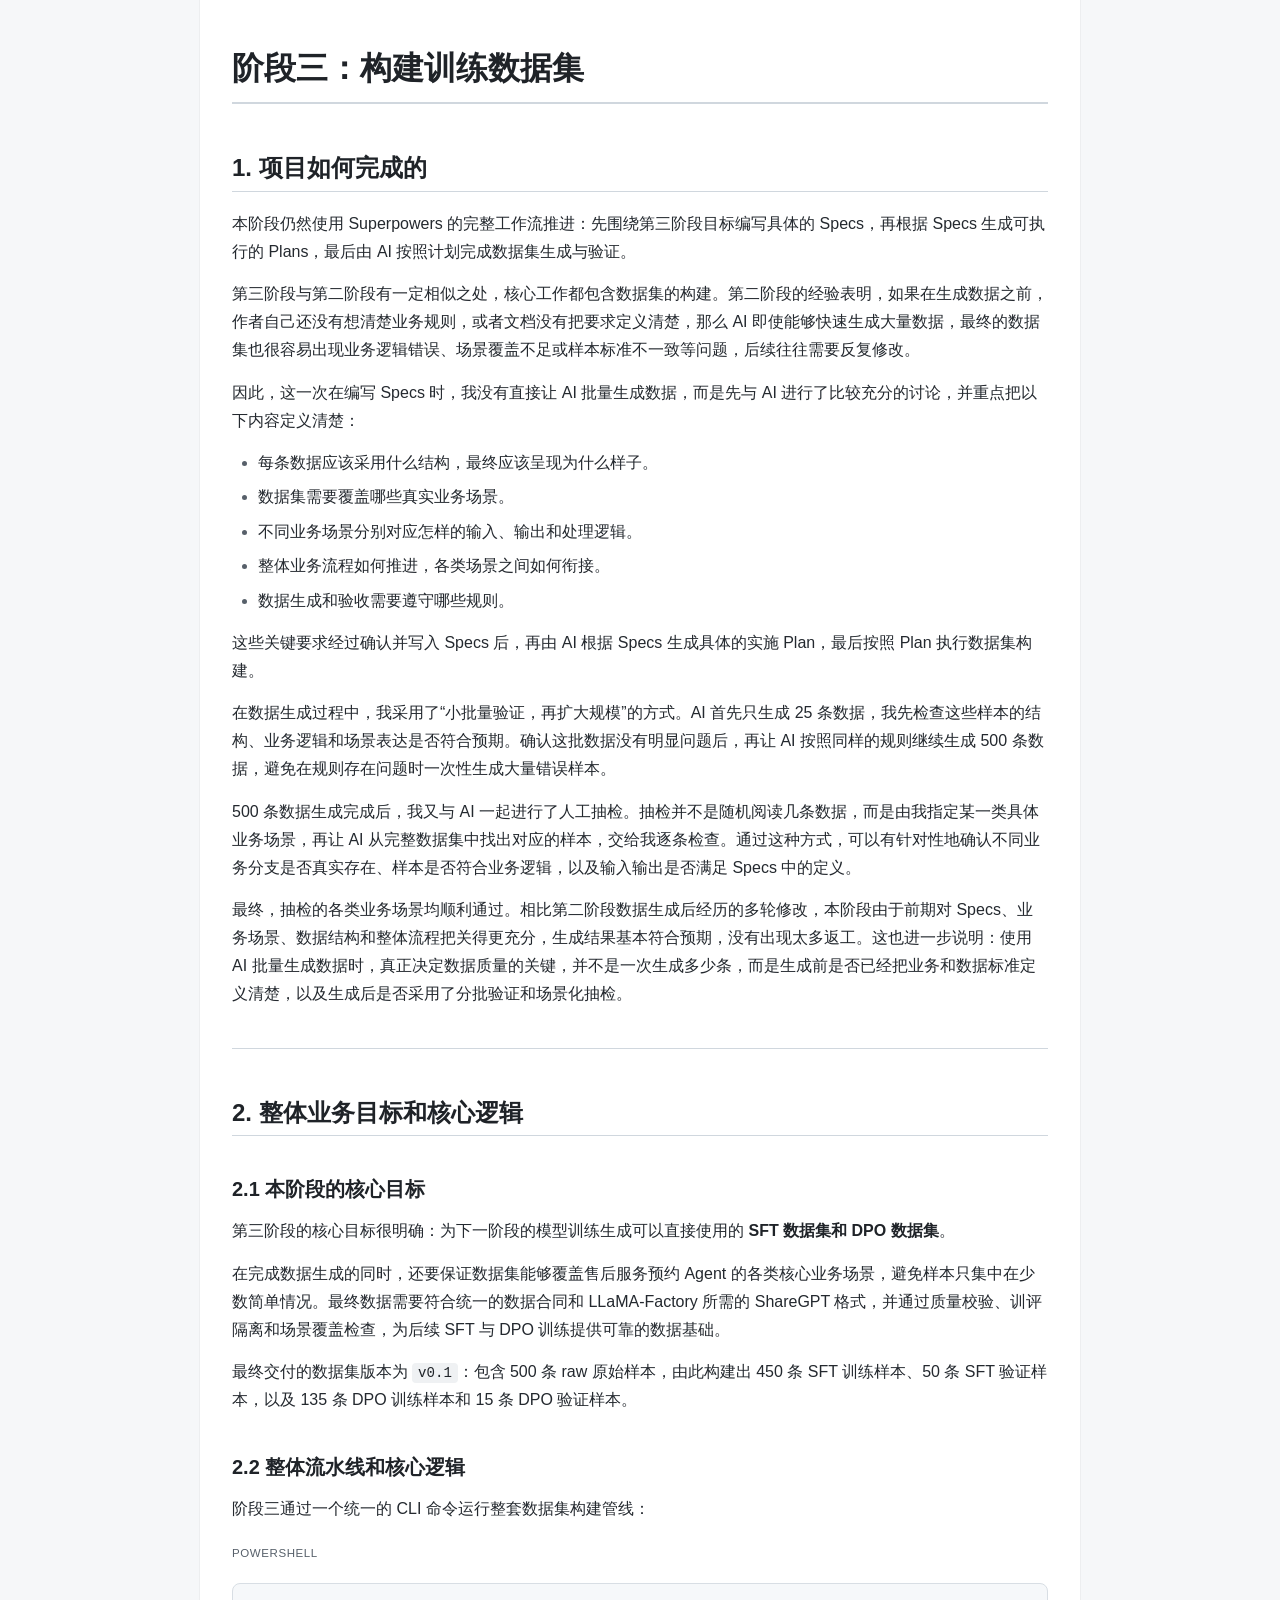
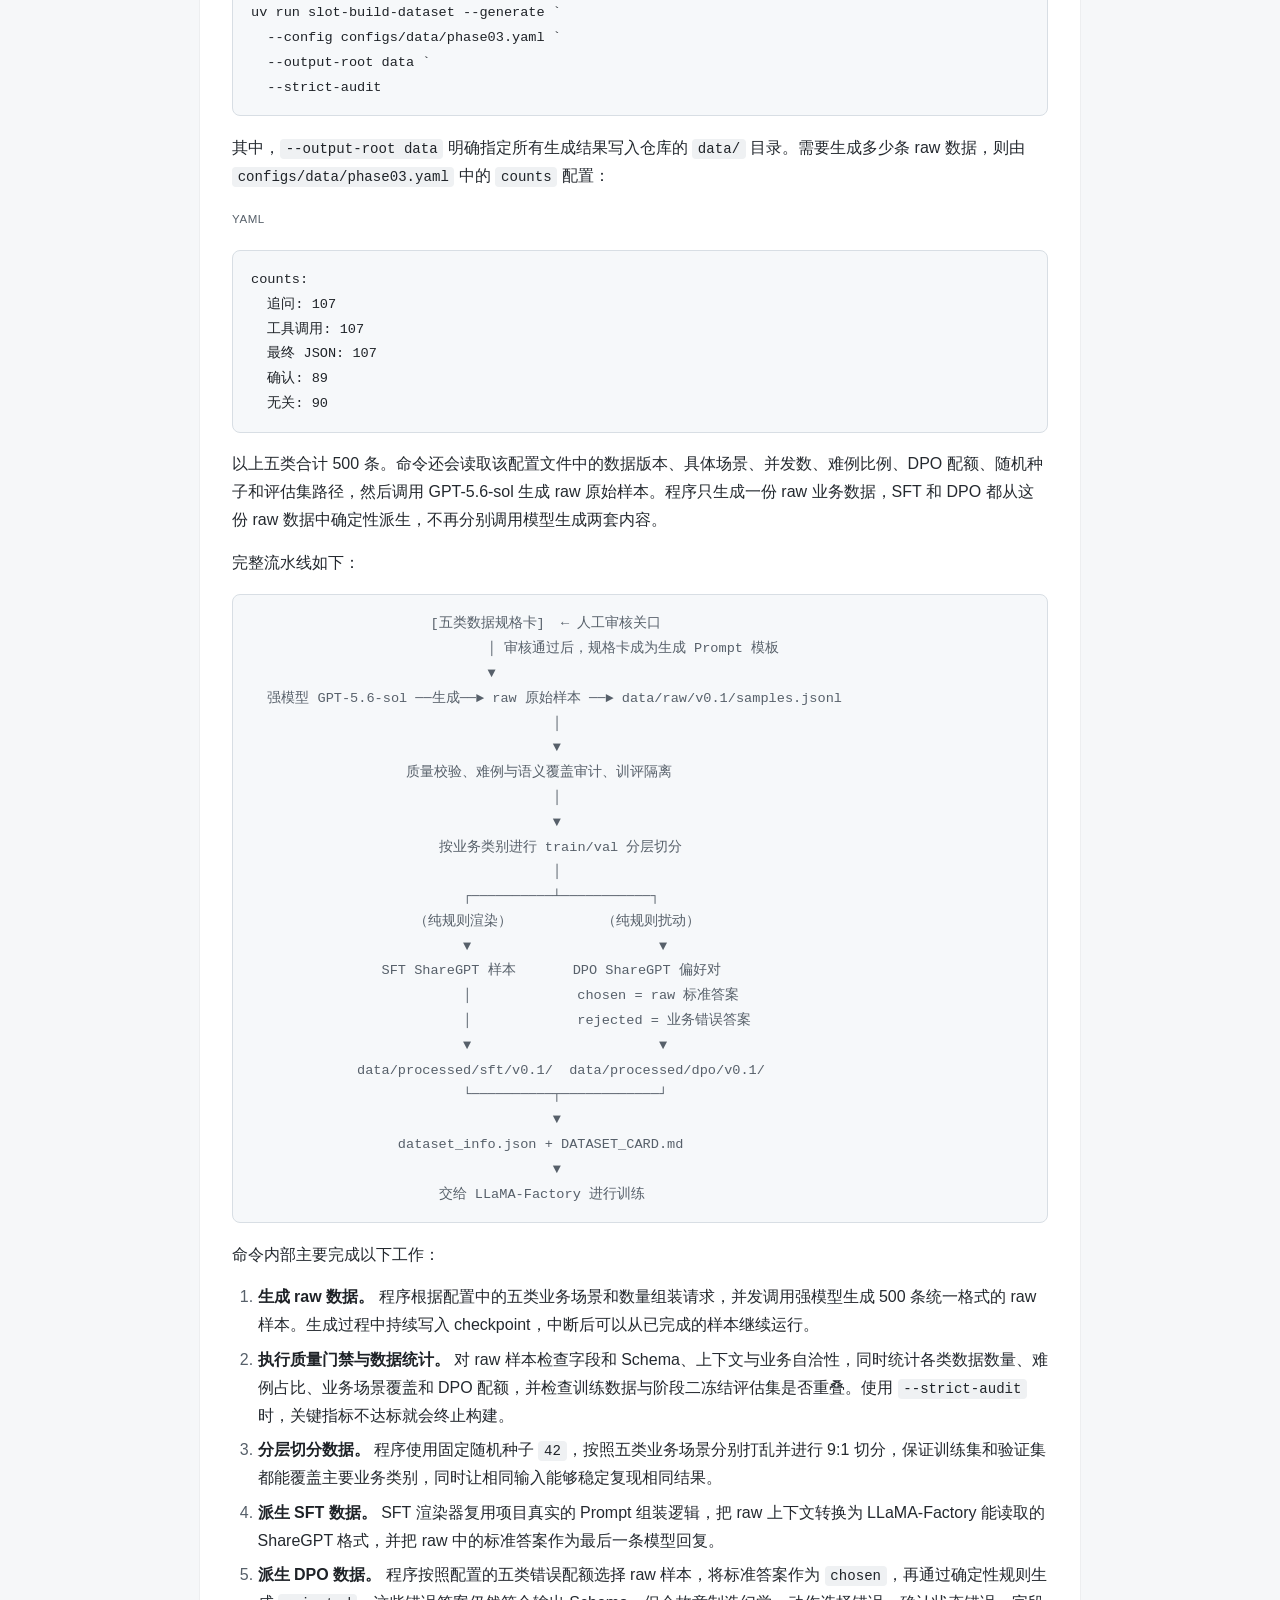
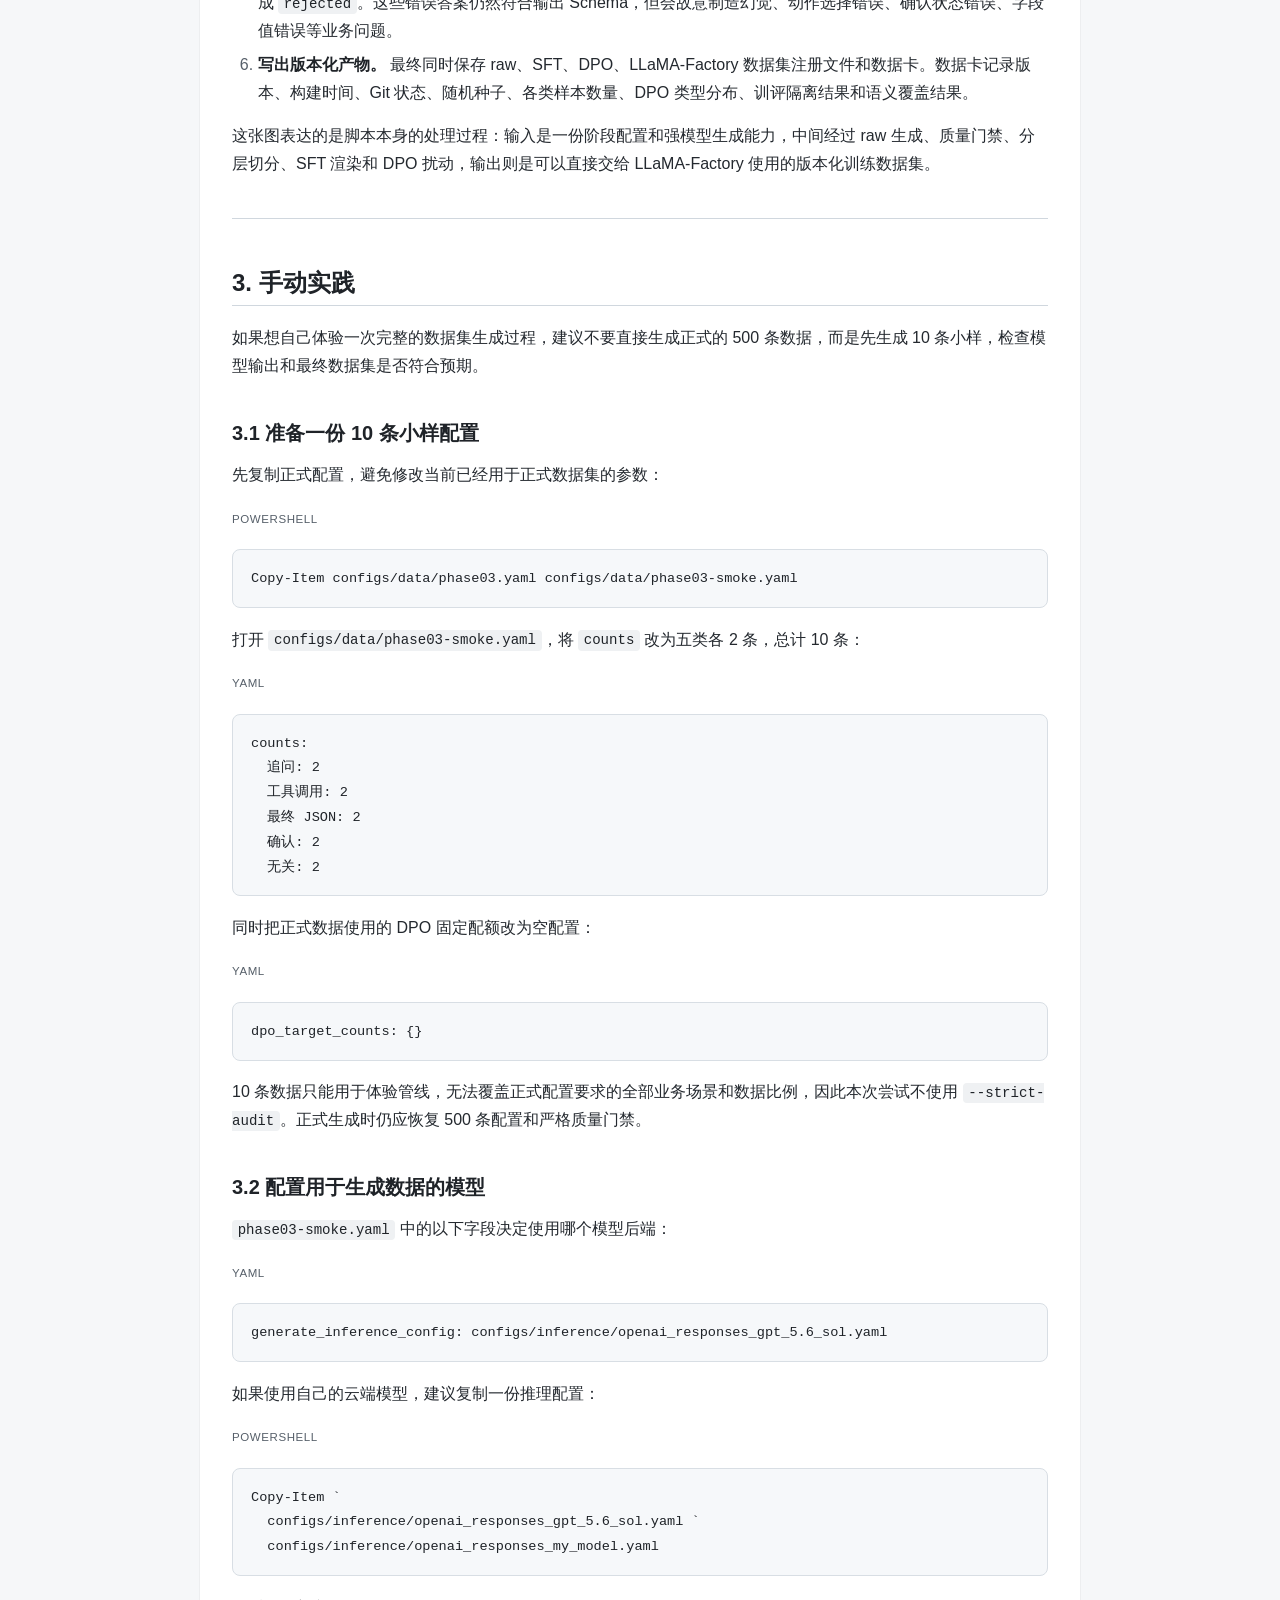
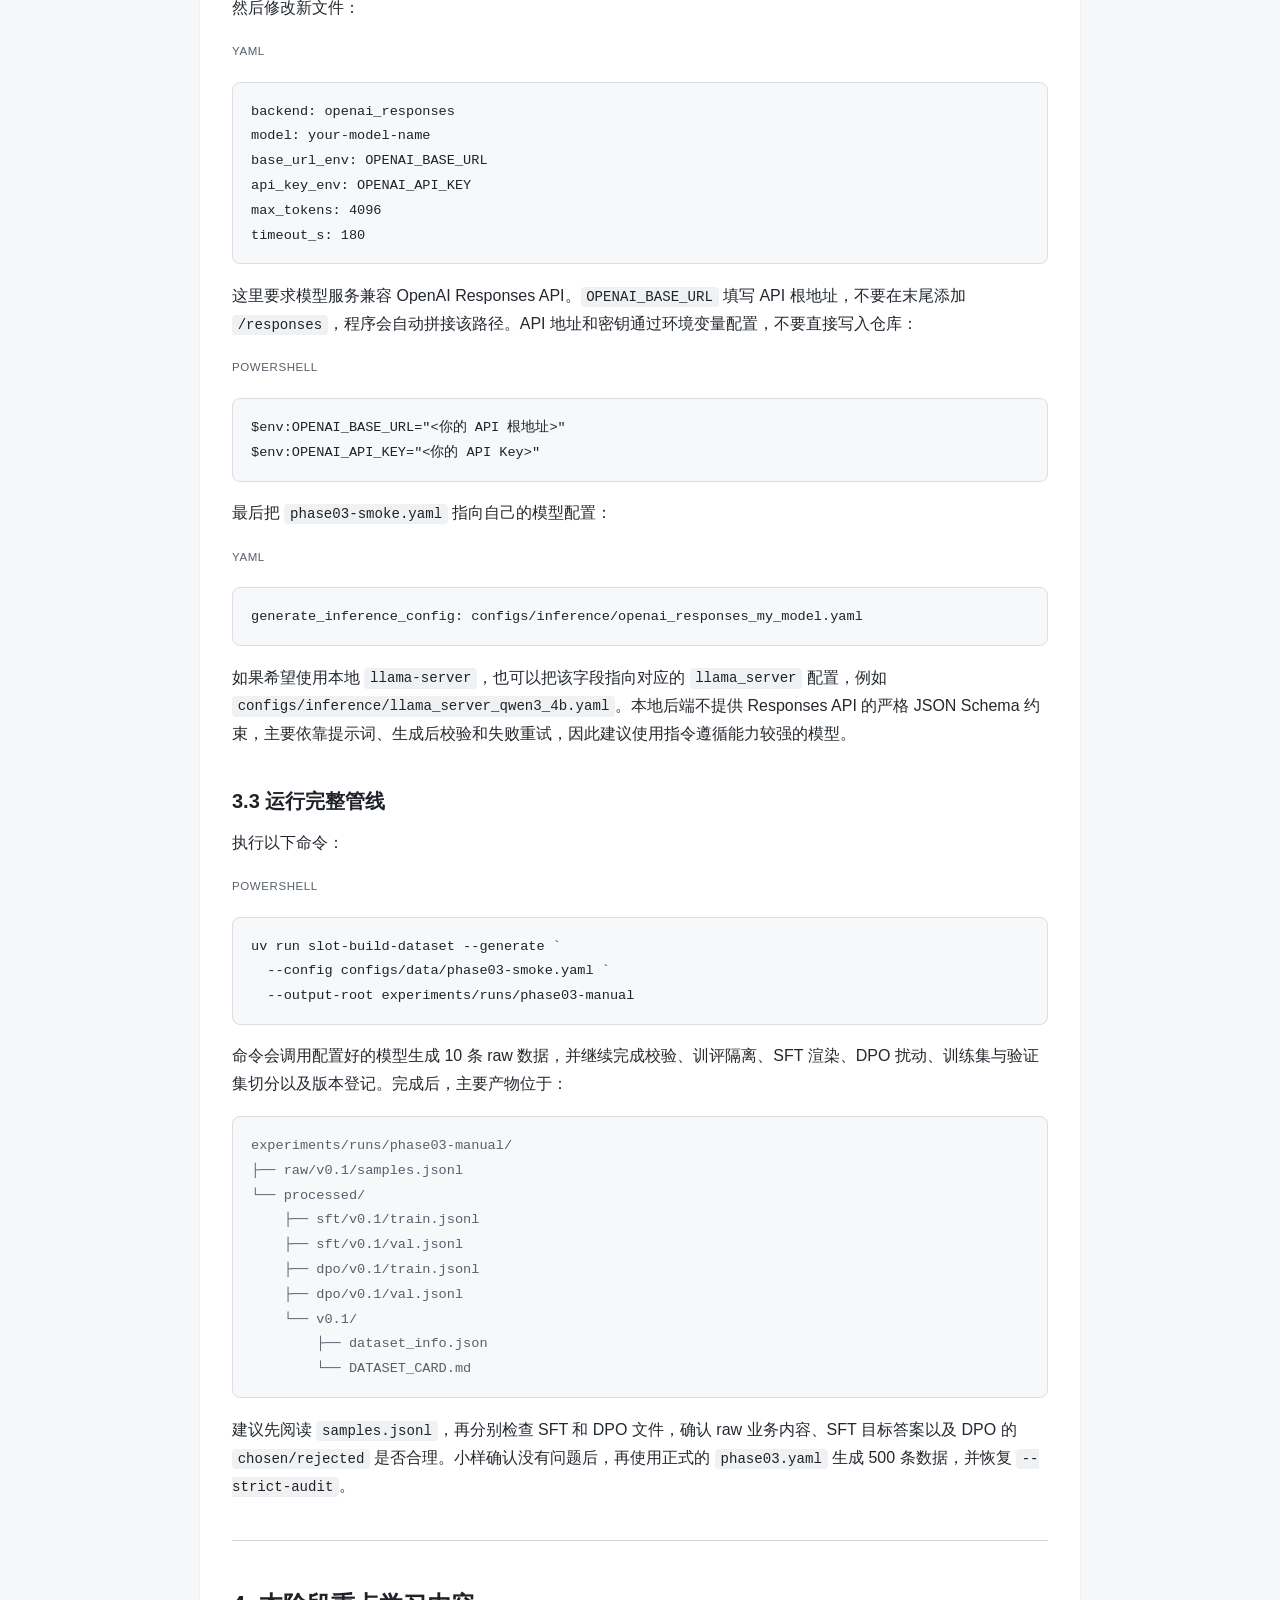
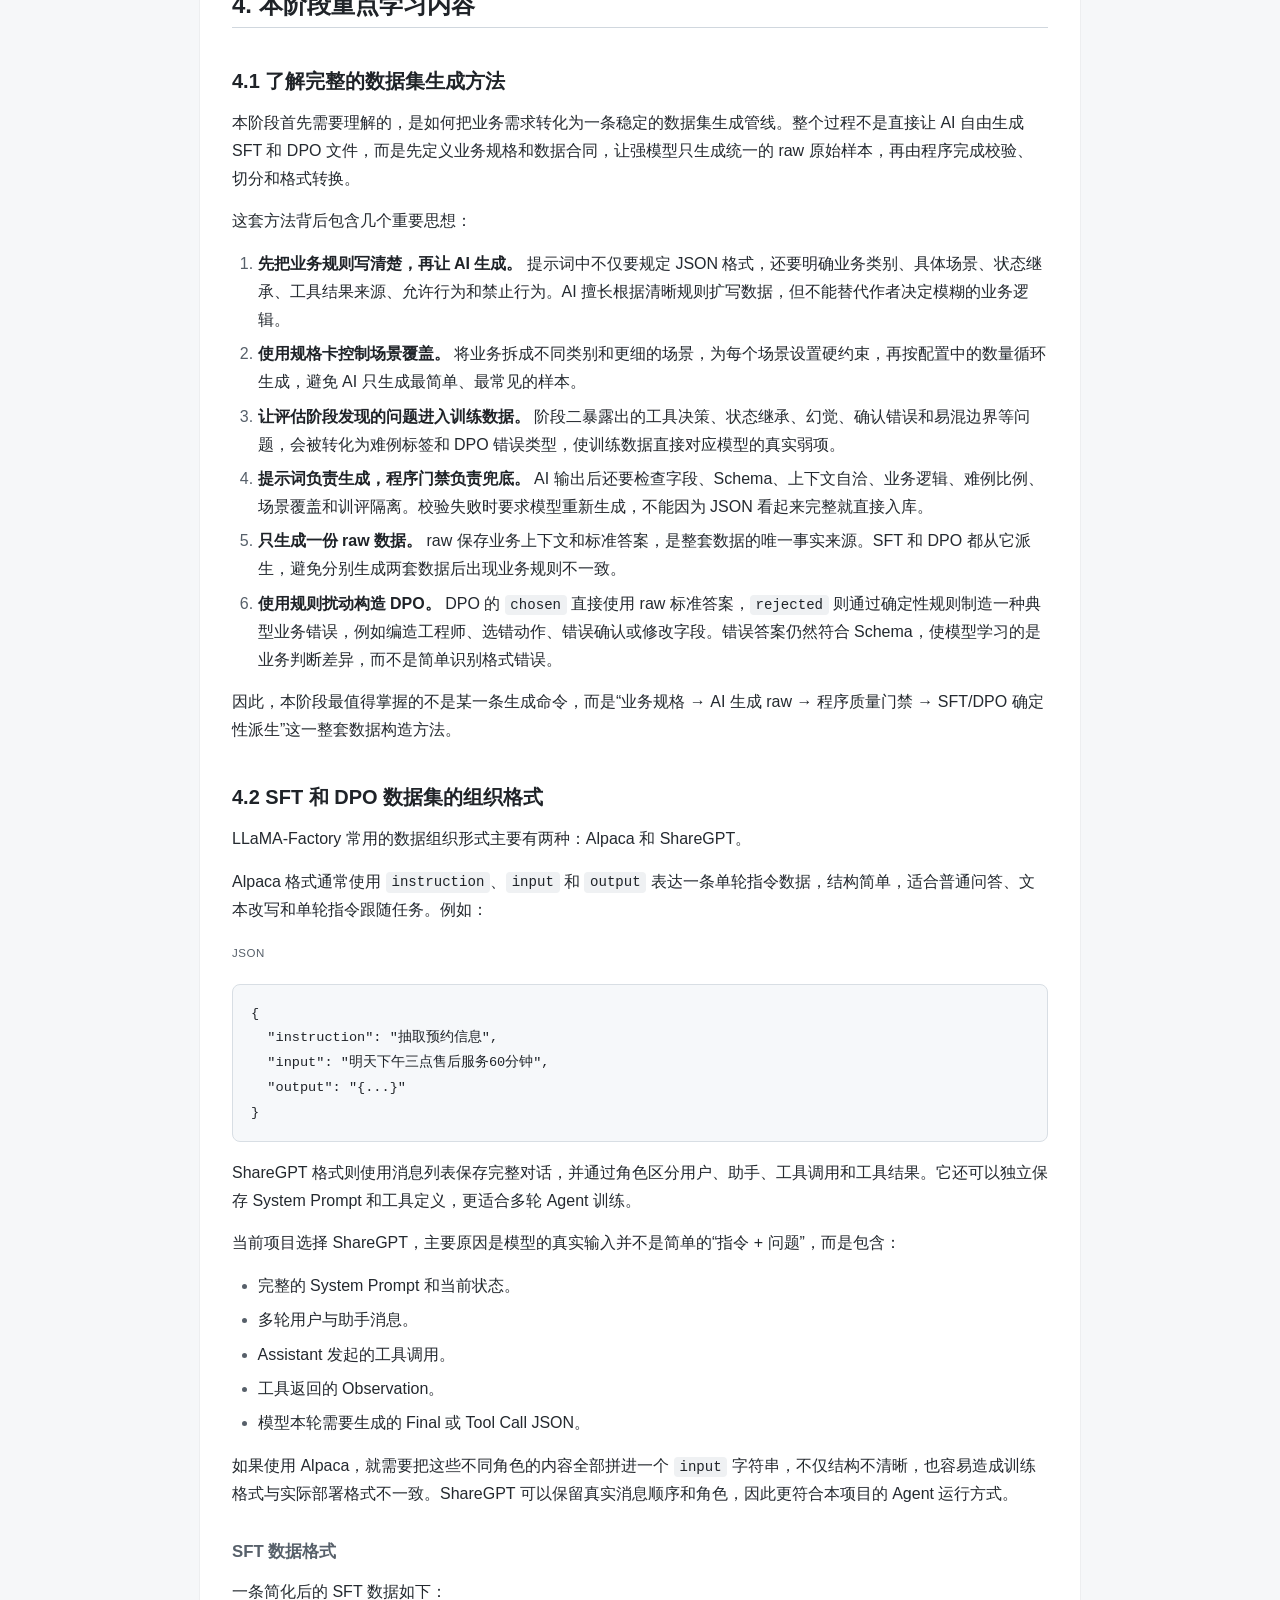
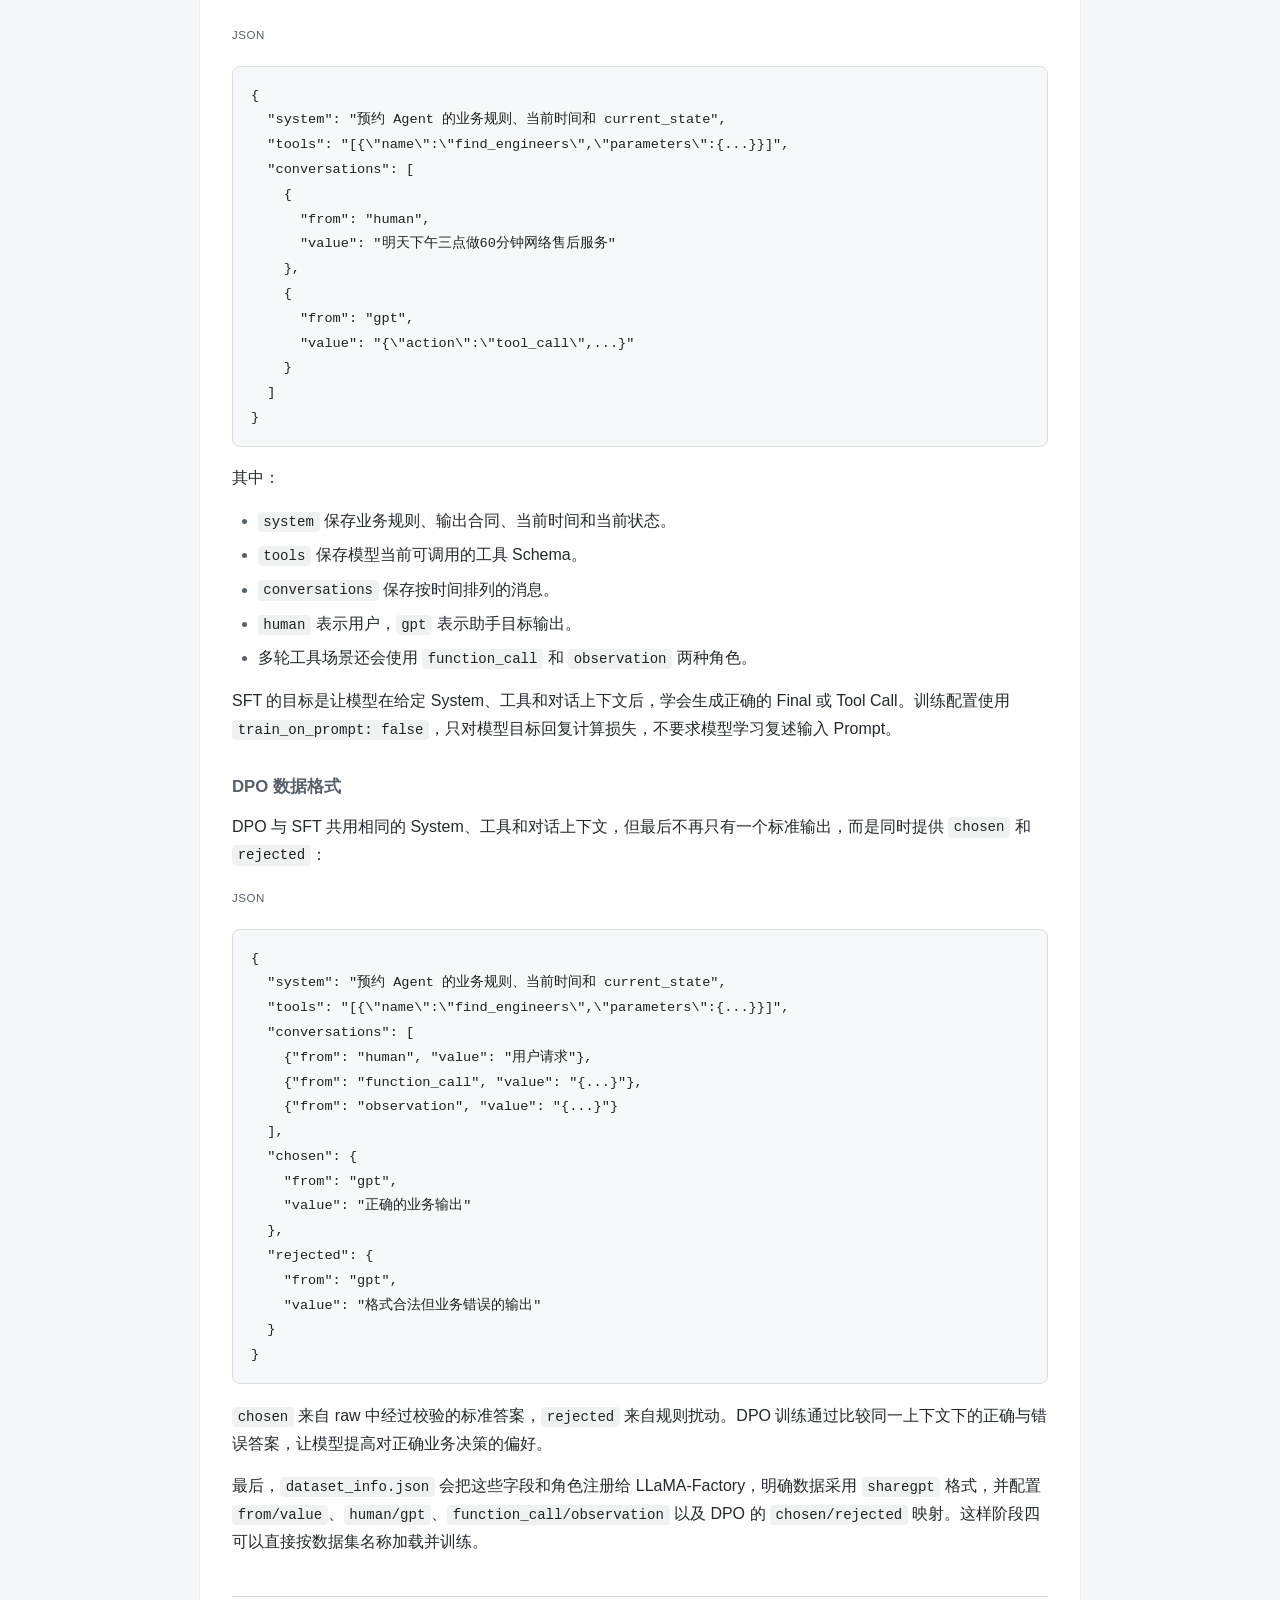
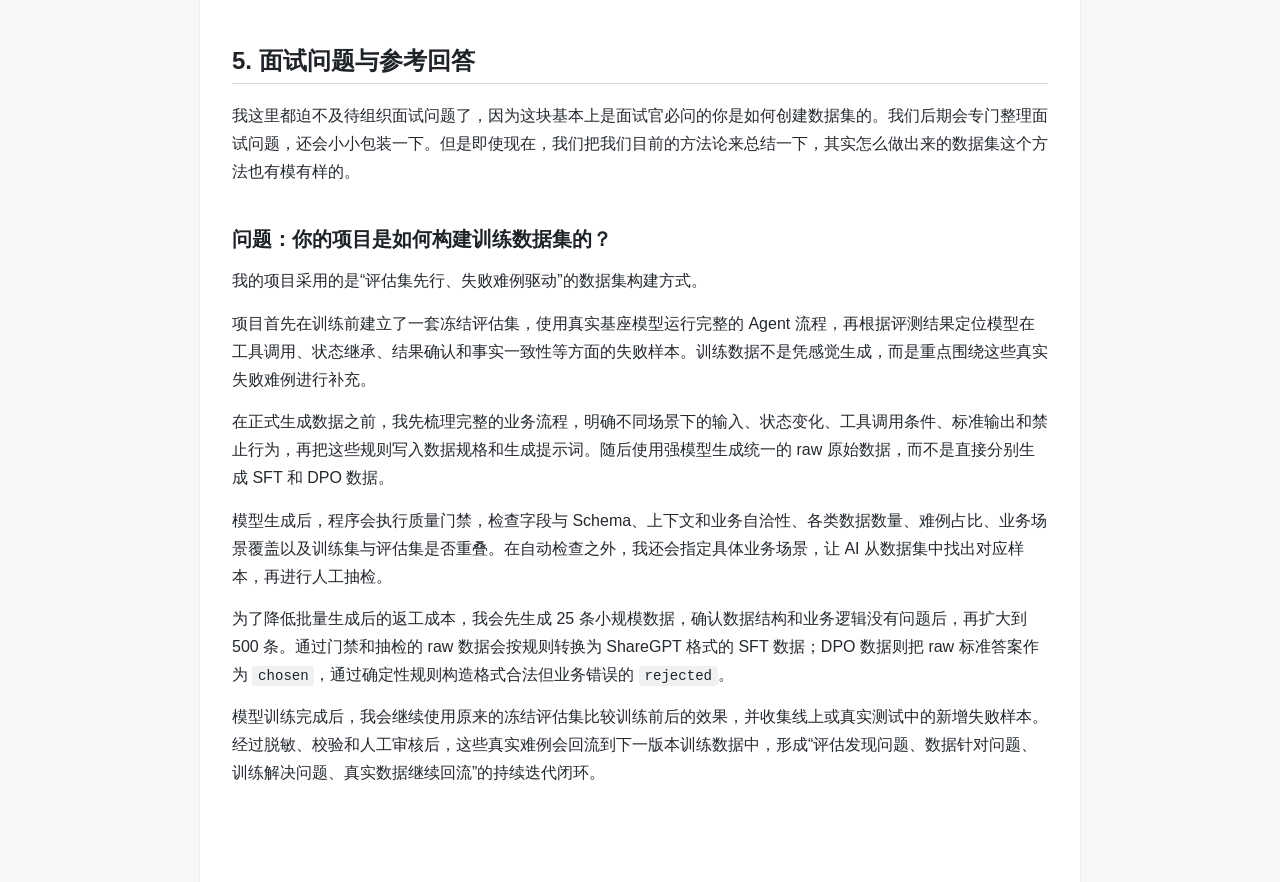
<file: packages/slot_extractor/project-log/phase-03-dataset/log.html>
<!DOCTYPE html>
<html lang="zh-CN">
<head>
<meta charset="UTF-8">
<meta name="viewport" content="width=device-width, initial-scale=1.0">
<title>阶段三：构建训练数据集</title>
<style>
  :root {
    --bg: #f6f7f9;
    --content-bg: #ffffff;
    --text: #24292f;
    --muted: #57606a;
    --border: #d0d7de;
    --heading: #1f2328;
    --accent: #0969da;
    --code-bg: #f6f8fa;
    --code-text: #1f2328;
    --inline-code-bg: #eff1f3;
    --pre-border: #d8dee4;
  }
  * { box-sizing: border-box; }
  body {
    margin: 0;
    padding: 0;
    background: var(--bg);
    color: var(--text);
    font-family: -apple-system, BlinkMacSystemFont, "Segoe UI", "PingFang SC",
      "Hiragino Sans GB", "Microsoft YaHei", "Helvetica Neue", Arial, sans-serif;
    line-height: 1.75;
    font-size: 16px;
  }
  .container {
    max-width: 880px;
    margin: 0 auto;
    padding: 48px 32px 80px;
    background: var(--content-bg);
    min-height: 100vh;
    box-shadow: 0 0 0 1px rgba(27, 31, 36, 0.04);
  }
  h1, h2, h3, h4 {
    color: var(--heading);
    line-height: 1.3;
    font-weight: 600;
    margin-top: 2em;
    margin-bottom: 0.75em;
  }
  h1 {
    font-size: 2em;
    margin-top: 0;
    padding-bottom: 0.4em;
    border-bottom: 2px solid var(--border);
  }
  h2 {
    font-size: 1.5em;
    padding-bottom: 0.3em;
    border-bottom: 1px solid var(--border);
  }
  h3 { font-size: 1.25em; }
  h4 { font-size: 1.05em; color: var(--muted); }
  p { margin: 0.9em 0; }
  ul, ol { padding-left: 1.6em; margin: 0.9em 0; }
  li { margin: 0.4em 0; }
  li::marker { color: var(--muted); }
  strong { color: var(--heading); font-weight: 600; }
  hr {
    border: none;
    border-top: 1px solid var(--border);
    margin: 2.5em 0;
  }
  code {
    font-family: "SFMono-Regular", "Consolas", "Liberation Mono", Menlo, monospace;
    font-size: 0.88em;
  }
  p code, li code {
    background: var(--inline-code-bg);
    padding: 0.15em 0.4em;
    border-radius: 4px;
    color: var(--code-text);
  }
  pre {
    background: var(--code-bg);
    border: 1px solid var(--pre-border);
    border-radius: 8px;
    padding: 16px 18px;
    overflow-x: auto;
    line-height: 1.55;
    margin: 1.1em 0;
  }
  pre code {
    background: none;
    padding: 0;
    color: var(--code-text);
    font-size: 0.85em;
    white-space: pre;
  }
  pre.text-block code { color: var(--muted); }
  .lang-tag {
    display: inline-block;
    font-size: 0.72em;
    color: var(--muted);
    text-transform: uppercase;
    letter-spacing: 0.05em;
    margin-bottom: -4px;
  }
</style>
</head>
<body>
<div class="container">

<h1>阶段三：构建训练数据集</h1>

<h2>1. 项目如何完成的</h2>

<p>本阶段仍然使用 Superpowers 的完整工作流推进：先围绕第三阶段目标编写具体的 Specs，再根据 Specs 生成可执行的 Plans，最后由 AI 按照计划完成数据集生成与验证。</p>

<p>第三阶段与第二阶段有一定相似之处，核心工作都包含数据集的构建。第二阶段的经验表明，如果在生成数据之前，作者自己还没有想清楚业务规则，或者文档没有把要求定义清楚，那么 AI 即使能够快速生成大量数据，最终的数据集也很容易出现业务逻辑错误、场景覆盖不足或样本标准不一致等问题，后续往往需要反复修改。</p>

<p>因此，这一次在编写 Specs 时，我没有直接让 AI 批量生成数据，而是先与 AI 进行了比较充分的讨论，并重点把以下内容定义清楚：</p>

<ul>
  <li>每条数据应该采用什么结构，最终应该呈现为什么样子。</li>
  <li>数据集需要覆盖哪些真实业务场景。</li>
  <li>不同业务场景分别对应怎样的输入、输出和处理逻辑。</li>
  <li>整体业务流程如何推进，各类场景之间如何衔接。</li>
  <li>数据生成和验收需要遵守哪些规则。</li>
</ul>

<p>这些关键要求经过确认并写入 Specs 后，再由 AI 根据 Specs 生成具体的实施 Plan，最后按照 Plan 执行数据集构建。</p>

<p>在数据生成过程中，我采用了“小批量验证，再扩大规模”的方式。AI 首先只生成 25 条数据，我先检查这些样本的结构、业务逻辑和场景表达是否符合预期。确认这批数据没有明显问题后，再让 AI 按照同样的规则继续生成 500 条数据，避免在规则存在问题时一次性生成大量错误样本。</p>

<p>500 条数据生成完成后，我又与 AI 一起进行了人工抽检。抽检并不是随机阅读几条数据，而是由我指定某一类具体业务场景，再让 AI 从完整数据集中找出对应的样本，交给我逐条检查。通过这种方式，可以有针对性地确认不同业务分支是否真实存在、样本是否符合业务逻辑，以及输入输出是否满足 Specs 中的定义。</p>

<p>最终，抽检的各类业务场景均顺利通过。相比第二阶段数据生成后经历的多轮修改，本阶段由于前期对 Specs、业务场景、数据结构和整体流程把关得更充分，生成结果基本符合预期，没有出现太多返工。这也进一步说明：使用 AI 批量生成数据时，真正决定数据质量的关键，并不是一次生成多少条，而是生成前是否已经把业务和数据标准定义清楚，以及生成后是否采用了分批验证和场景化抽检。</p>

<hr>

<h2>2. 整体业务目标和核心逻辑</h2>

<h3>2.1 本阶段的核心目标</h3>

<p>第三阶段的核心目标很明确：为下一阶段的模型训练生成可以直接使用的 <strong>SFT 数据集和 DPO 数据集</strong>。</p>

<p>在完成数据生成的同时，还要保证数据集能够覆盖售后服务预约 Agent 的各类核心业务场景，避免样本只集中在少数简单情况。最终数据需要符合统一的数据合同和 LLaMA-Factory 所需的 ShareGPT 格式，并通过质量校验、训评隔离和场景覆盖检查，为后续 SFT 与 DPO 训练提供可靠的数据基础。</p>

<p>最终交付的数据集版本为 <code>v0.1</code>：包含 500 条 raw 原始样本，由此构建出 450 条 SFT 训练样本、50 条 SFT 验证样本，以及 135 条 DPO 训练样本和 15 条 DPO 验证样本。</p>

<h3>2.2 整体流水线和核心逻辑</h3>

<p>阶段三通过一个统一的 CLI 命令运行整套数据集构建管线：</p>

<span class="lang-tag">powershell</span>
<pre><code>uv run slot-build-dataset --generate `
  --config configs/data/phase03.yaml `
  --output-root data `
  --strict-audit</code></pre>

<p>其中，<code>--output-root data</code> 明确指定所有生成结果写入仓库的 <code>data/</code> 目录。需要生成多少条 raw 数据，则由 <code>configs/data/phase03.yaml</code> 中的 <code>counts</code> 配置：</p>

<span class="lang-tag">yaml</span>
<pre><code>counts:
  追问: 107
  工具调用: 107
  最终 JSON: 107
  确认: 89
  无关: 90</code></pre>

<p>以上五类合计 500 条。命令还会读取该配置文件中的数据版本、具体场景、并发数、难例比例、DPO 配额、随机种子和评估集路径，然后调用 GPT-5.6-sol 生成 raw 原始样本。程序只生成一份 raw 业务数据，SFT 和 DPO 都从这份 raw 数据中确定性派生，不再分别调用模型生成两套内容。</p>

<p>完整流水线如下：</p>

<pre class="text-block"><code>                      [五类数据规格卡]  ← 人工审核关口
                             │ 审核通过后，规格卡成为生成 Prompt 模板
                             ▼
  强模型 GPT-5.6-sol ──生成──► raw 原始样本 ──► data/raw/v0.1/samples.jsonl
                                     │
                                     ▼
                   质量校验、难例与语义覆盖审计、训评隔离
                                     │
                                     ▼
                       按业务类别进行 train/val 分层切分
                                     │
                          ┌──────────┴───────────┐
                    （纯规则渲染）           （纯规则扰动）
                          ▼                       ▼
                SFT ShareGPT 样本       DPO ShareGPT 偏好对
                          │             chosen = raw 标准答案
                          │             rejected = 业务错误答案
                          ▼                       ▼
             data/processed/sft/v0.1/  data/processed/dpo/v0.1/
                          └──────────┬────────────┘
                                     ▼
                  dataset_info.json + DATASET_CARD.md
                                     ▼
                       交给 LLaMA-Factory 进行训练</code></pre>

<p>命令内部主要完成以下工作：</p>

<ol>
  <li><strong>生成 raw 数据。</strong> 程序根据配置中的五类业务场景和数量组装请求，并发调用强模型生成 500 条统一格式的 raw 样本。生成过程中持续写入 checkpoint，中断后可以从已完成的样本继续运行。</li>
  <li><strong>执行质量门禁与数据统计。</strong> 对 raw 样本检查字段和 Schema、上下文与业务自洽性，同时统计各类数据数量、难例占比、业务场景覆盖和 DPO 配额，并检查训练数据与阶段二冻结评估集是否重叠。使用 <code>--strict-audit</code> 时，关键指标不达标就会终止构建。</li>
  <li><strong>分层切分数据。</strong> 程序使用固定随机种子 <code>42</code>，按照五类业务场景分别打乱并进行 9:1 切分，保证训练集和验证集都能覆盖主要业务类别，同时让相同输入能够稳定复现相同结果。</li>
  <li><strong>派生 SFT 数据。</strong> SFT 渲染器复用项目真实的 Prompt 组装逻辑，把 raw 上下文转换为 LLaMA-Factory 能读取的 ShareGPT 格式，并把 raw 中的标准答案作为最后一条模型回复。</li>
  <li><strong>派生 DPO 数据。</strong> 程序按照配置的五类错误配额选择 raw 样本，将标准答案作为 <code>chosen</code>，再通过确定性规则生成 <code>rejected</code>。这些错误答案仍然符合输出 Schema，但会故意制造幻觉、动作选择错误、确认状态错误、字段值错误等业务问题。</li>
  <li><strong>写出版本化产物。</strong> 最终同时保存 raw、SFT、DPO、LLaMA-Factory 数据集注册文件和数据卡。数据卡记录版本、构建时间、Git 状态、随机种子、各类样本数量、DPO 类型分布、训评隔离结果和语义覆盖结果。</li>
</ol>

<p>这张图表达的是脚本本身的处理过程：输入是一份阶段配置和强模型生成能力，中间经过 raw 生成、质量门禁、分层切分、SFT 渲染和 DPO 扰动，输出则是可以直接交给 LLaMA-Factory 使用的版本化训练数据集。</p>

<hr>

<h2>3. 手动实践</h2>

<p>如果想自己体验一次完整的数据集生成过程，建议不要直接生成正式的 500 条数据，而是先生成 10 条小样，检查模型输出和最终数据集是否符合预期。</p>

<h3>3.1 准备一份 10 条小样配置</h3>

<p>先复制正式配置，避免修改当前已经用于正式数据集的参数：</p>

<span class="lang-tag">powershell</span>
<pre><code>Copy-Item configs/data/phase03.yaml configs/data/phase03-smoke.yaml</code></pre>

<p>打开 <code>configs/data/phase03-smoke.yaml</code>，将 <code>counts</code> 改为五类各 2 条，总计 10 条：</p>

<span class="lang-tag">yaml</span>
<pre><code>counts:
  追问: 2
  工具调用: 2
  最终 JSON: 2
  确认: 2
  无关: 2</code></pre>

<p>同时把正式数据使用的 DPO 固定配额改为空配置：</p>

<span class="lang-tag">yaml</span>
<pre><code>dpo_target_counts: {}</code></pre>

<p>10 条数据只能用于体验管线，无法覆盖正式配置要求的全部业务场景和数据比例，因此本次尝试不使用 <code>--strict-audit</code>。正式生成时仍应恢复 500 条配置和严格质量门禁。</p>

<h3>3.2 配置用于生成数据的模型</h3>

<p><code>phase03-smoke.yaml</code> 中的以下字段决定使用哪个模型后端：</p>

<span class="lang-tag">yaml</span>
<pre><code>generate_inference_config: configs/inference/openai_responses_gpt_5.6_sol.yaml</code></pre>

<p>如果使用自己的云端模型，建议复制一份推理配置：</p>

<span class="lang-tag">powershell</span>
<pre><code>Copy-Item `
  configs/inference/openai_responses_gpt_5.6_sol.yaml `
  configs/inference/openai_responses_my_model.yaml</code></pre>

<p>然后修改新文件：</p>

<span class="lang-tag">yaml</span>
<pre><code>backend: openai_responses
model: your-model-name
base_url_env: OPENAI_BASE_URL
api_key_env: OPENAI_API_KEY
max_tokens: 4096
timeout_s: 180</code></pre>

<p>这里要求模型服务兼容 OpenAI Responses API。<code>OPENAI_BASE_URL</code> 填写 API 根地址，不要在末尾添加 <code>/responses</code>，程序会自动拼接该路径。API 地址和密钥通过环境变量配置，不要直接写入仓库：</p>

<span class="lang-tag">powershell</span>
<pre><code>$env:OPENAI_BASE_URL="&lt;你的 API 根地址&gt;"
$env:OPENAI_API_KEY="&lt;你的 API Key&gt;"</code></pre>

<p>最后把 <code>phase03-smoke.yaml</code> 指向自己的模型配置：</p>

<span class="lang-tag">yaml</span>
<pre><code>generate_inference_config: configs/inference/openai_responses_my_model.yaml</code></pre>

<p>如果希望使用本地 <code>llama-server</code>，也可以把该字段指向对应的 <code>llama_server</code> 配置，例如 <code>configs/inference/llama_server_qwen3_4b.yaml</code>。本地后端不提供 Responses API 的严格 JSON Schema 约束，主要依靠提示词、生成后校验和失败重试，因此建议使用指令遵循能力较强的模型。</p>

<h3>3.3 运行完整管线</h3>

<p>执行以下命令：</p>

<span class="lang-tag">powershell</span>
<pre><code>uv run slot-build-dataset --generate `
  --config configs/data/phase03-smoke.yaml `
  --output-root experiments/runs/phase03-manual</code></pre>

<p>命令会调用配置好的模型生成 10 条 raw 数据，并继续完成校验、训评隔离、SFT 渲染、DPO 扰动、训练集与验证集切分以及版本登记。完成后，主要产物位于：</p>

<pre class="text-block"><code>experiments/runs/phase03-manual/
├── raw/v0.1/samples.jsonl
└── processed/
    ├── sft/v0.1/train.jsonl
    ├── sft/v0.1/val.jsonl
    ├── dpo/v0.1/train.jsonl
    ├── dpo/v0.1/val.jsonl
    └── v0.1/
        ├── dataset_info.json
        └── DATASET_CARD.md</code></pre>

<p>建议先阅读 <code>samples.jsonl</code>，再分别检查 SFT 和 DPO 文件，确认 raw 业务内容、SFT 目标答案以及 DPO 的 <code>chosen/rejected</code> 是否合理。小样确认没有问题后，再使用正式的 <code>phase03.yaml</code> 生成 500 条数据，并恢复 <code>--strict-audit</code>。</p>

<hr>

<h2>4. 本阶段重点学习内容</h2>

<h3>4.1 了解完整的数据集生成方法</h3>

<p>本阶段首先需要理解的，是如何把业务需求转化为一条稳定的数据集生成管线。整个过程不是直接让 AI 自由生成 SFT 和 DPO 文件，而是先定义业务规格和数据合同，让强模型只生成统一的 raw 原始样本，再由程序完成校验、切分和格式转换。</p>

<p>这套方法背后包含几个重要思想：</p>

<ol>
  <li><strong>先把业务规则写清楚，再让 AI 生成。</strong> 提示词中不仅要规定 JSON 格式，还要明确业务类别、具体场景、状态继承、工具结果来源、允许行为和禁止行为。AI 擅长根据清晰规则扩写数据，但不能替代作者决定模糊的业务逻辑。</li>
  <li><strong>使用规格卡控制场景覆盖。</strong> 将业务拆成不同类别和更细的场景，为每个场景设置硬约束，再按配置中的数量循环生成，避免 AI 只生成最简单、最常见的样本。</li>
  <li><strong>让评估阶段发现的问题进入训练数据。</strong> 阶段二暴露出的工具决策、状态继承、幻觉、确认错误和易混边界等问题，会被转化为难例标签和 DPO 错误类型，使训练数据直接对应模型的真实弱项。</li>
  <li><strong>提示词负责生成，程序门禁负责兜底。</strong> AI 输出后还要检查字段、Schema、上下文自洽、业务逻辑、难例比例、场景覆盖和训评隔离。校验失败时要求模型重新生成，不能因为 JSON 看起来完整就直接入库。</li>
  <li><strong>只生成一份 raw 数据。</strong> raw 保存业务上下文和标准答案，是整套数据的唯一事实来源。SFT 和 DPO 都从它派生，避免分别生成两套数据后出现业务规则不一致。</li>
  <li><strong>使用规则扰动构造 DPO。</strong> DPO 的 <code>chosen</code> 直接使用 raw 标准答案，<code>rejected</code> 则通过确定性规则制造一种典型业务错误，例如编造工程师、选错动作、错误确认或修改字段。错误答案仍然符合 Schema，使模型学习的是业务判断差异，而不是简单识别格式错误。</li>
</ol>

<p>因此，本阶段最值得掌握的不是某一条生成命令，而是“业务规格 → AI 生成 raw → 程序质量门禁 → SFT/DPO 确定性派生”这一整套数据构造方法。</p>

<h3>4.2 SFT 和 DPO 数据集的组织格式</h3>

<p>LLaMA-Factory 常用的数据组织形式主要有两种：Alpaca 和 ShareGPT。</p>

<p>Alpaca 格式通常使用 <code>instruction</code>、<code>input</code> 和 <code>output</code> 表达一条单轮指令数据，结构简单，适合普通问答、文本改写和单轮指令跟随任务。例如：</p>

<span class="lang-tag">json</span>
<pre><code>{
  "instruction": "抽取预约信息",
  "input": "明天下午三点售后服务60分钟",
  "output": "{...}"
}</code></pre>

<p>ShareGPT 格式则使用消息列表保存完整对话，并通过角色区分用户、助手、工具调用和工具结果。它还可以独立保存 System Prompt 和工具定义，更适合多轮 Agent 训练。</p>

<p>当前项目选择 ShareGPT，主要原因是模型的真实输入并不是简单的“指令 + 问题”，而是包含：</p>

<ul>
  <li>完整的 System Prompt 和当前状态。</li>
  <li>多轮用户与助手消息。</li>
  <li>Assistant 发起的工具调用。</li>
  <li>工具返回的 Observation。</li>
  <li>模型本轮需要生成的 Final 或 Tool Call JSON。</li>
</ul>

<p>如果使用 Alpaca，就需要把这些不同角色的内容全部拼进一个 <code>input</code> 字符串，不仅结构不清晰，也容易造成训练格式与实际部署格式不一致。ShareGPT 可以保留真实消息顺序和角色，因此更符合本项目的 Agent 运行方式。</p>

<h4>SFT 数据格式</h4>

<p>一条简化后的 SFT 数据如下：</p>

<span class="lang-tag">json</span>
<pre><code>{
  "system": "预约 Agent 的业务规则、当前时间和 current_state",
  "tools": "[{\"name\":\"find_engineers\",\"parameters\":{...}}]",
  "conversations": [
    {
      "from": "human",
      "value": "明天下午三点做60分钟网络售后服务"
    },
    {
      "from": "gpt",
      "value": "{\"action\":\"tool_call\",...}"
    }
  ]
}</code></pre>

<p>其中：</p>

<ul>
  <li><code>system</code> 保存业务规则、输出合同、当前时间和当前状态。</li>
  <li><code>tools</code> 保存模型当前可调用的工具 Schema。</li>
  <li><code>conversations</code> 保存按时间排列的消息。</li>
  <li><code>human</code> 表示用户，<code>gpt</code> 表示助手目标输出。</li>
  <li>多轮工具场景还会使用 <code>function_call</code> 和 <code>observation</code> 两种角色。</li>
</ul>

<p>SFT 的目标是让模型在给定 System、工具和对话上下文后，学会生成正确的 Final 或 Tool Call。训练配置使用 <code>train_on_prompt: false</code>，只对模型目标回复计算损失，不要求模型学习复述输入 Prompt。</p>

<h4>DPO 数据格式</h4>

<p>DPO 与 SFT 共用相同的 System、工具和对话上下文，但最后不再只有一个标准输出，而是同时提供 <code>chosen</code> 和 <code>rejected</code>：</p>

<span class="lang-tag">json</span>
<pre><code>{
  "system": "预约 Agent 的业务规则、当前时间和 current_state",
  "tools": "[{\"name\":\"find_engineers\",\"parameters\":{...}}]",
  "conversations": [
    {"from": "human", "value": "用户请求"},
    {"from": "function_call", "value": "{...}"},
    {"from": "observation", "value": "{...}"}
  ],
  "chosen": {
    "from": "gpt",
    "value": "正确的业务输出"
  },
  "rejected": {
    "from": "gpt",
    "value": "格式合法但业务错误的输出"
  }
}</code></pre>

<p><code>chosen</code> 来自 raw 中经过校验的标准答案，<code>rejected</code> 来自规则扰动。DPO 训练通过比较同一上下文下的正确与错误答案，让模型提高对正确业务决策的偏好。</p>

<p>最后，<code>dataset_info.json</code> 会把这些字段和角色注册给 LLaMA-Factory，明确数据采用 <code>sharegpt</code> 格式，并配置 <code>from/value</code>、<code>human/gpt</code>、<code>function_call/observation</code> 以及 DPO 的 <code>chosen/rejected</code> 映射。这样阶段四可以直接按数据集名称加载并训练。</p>

<hr>

<h2>5. 面试问题与参考回答</h2>

<p>我这里都迫不及待组织面试问题了，因为这块基本上是面试官必问的你是如何创建数据集的。我们后期会专门整理面试问题，还会小小包装一下。但是即使现在，我们把我们目前的方法论来总结一下，其实怎么做出来的数据集这个方法也有模有样的。</p>

<h3>问题：你的项目是如何构建训练数据集的？</h3>

<p>我的项目采用的是“评估集先行、失败难例驱动”的数据集构建方式。</p>

<p>项目首先在训练前建立了一套冻结评估集，使用真实基座模型运行完整的 Agent 流程，再根据评测结果定位模型在工具调用、状态继承、结果确认和事实一致性等方面的失败样本。训练数据不是凭感觉生成，而是重点围绕这些真实失败难例进行补充。</p>

<p>在正式生成数据之前，我先梳理完整的业务流程，明确不同场景下的输入、状态变化、工具调用条件、标准输出和禁止行为，再把这些规则写入数据规格和生成提示词。随后使用强模型生成统一的 raw 原始数据，而不是直接分别生成 SFT 和 DPO 数据。</p>

<p>模型生成后，程序会执行质量门禁，检查字段与 Schema、上下文和业务自洽性、各类数据数量、难例占比、业务场景覆盖以及训练集与评估集是否重叠。在自动检查之外，我还会指定具体业务场景，让 AI 从数据集中找出对应样本，再进行人工抽检。</p>

<p>为了降低批量生成后的返工成本，我会先生成 25 条小规模数据，确认数据结构和业务逻辑没有问题后，再扩大到 500 条。通过门禁和抽检的 raw 数据会按规则转换为 ShareGPT 格式的 SFT 数据；DPO 数据则把 raw 标准答案作为 <code>chosen</code>，通过确定性规则构造格式合法但业务错误的 <code>rejected</code>。</p>

<p>模型训练完成后，我会继续使用原来的冻结评估集比较训练前后的效果，并收集线上或真实测试中的新增失败样本。经过脱敏、校验和人工审核后，这些真实难例会回流到下一版本训练数据中，形成“评估发现问题、数据针对问题、训练解决问题、真实数据继续回流”的持续迭代闭环。</p>

</div>
</body>
</html>
</file>
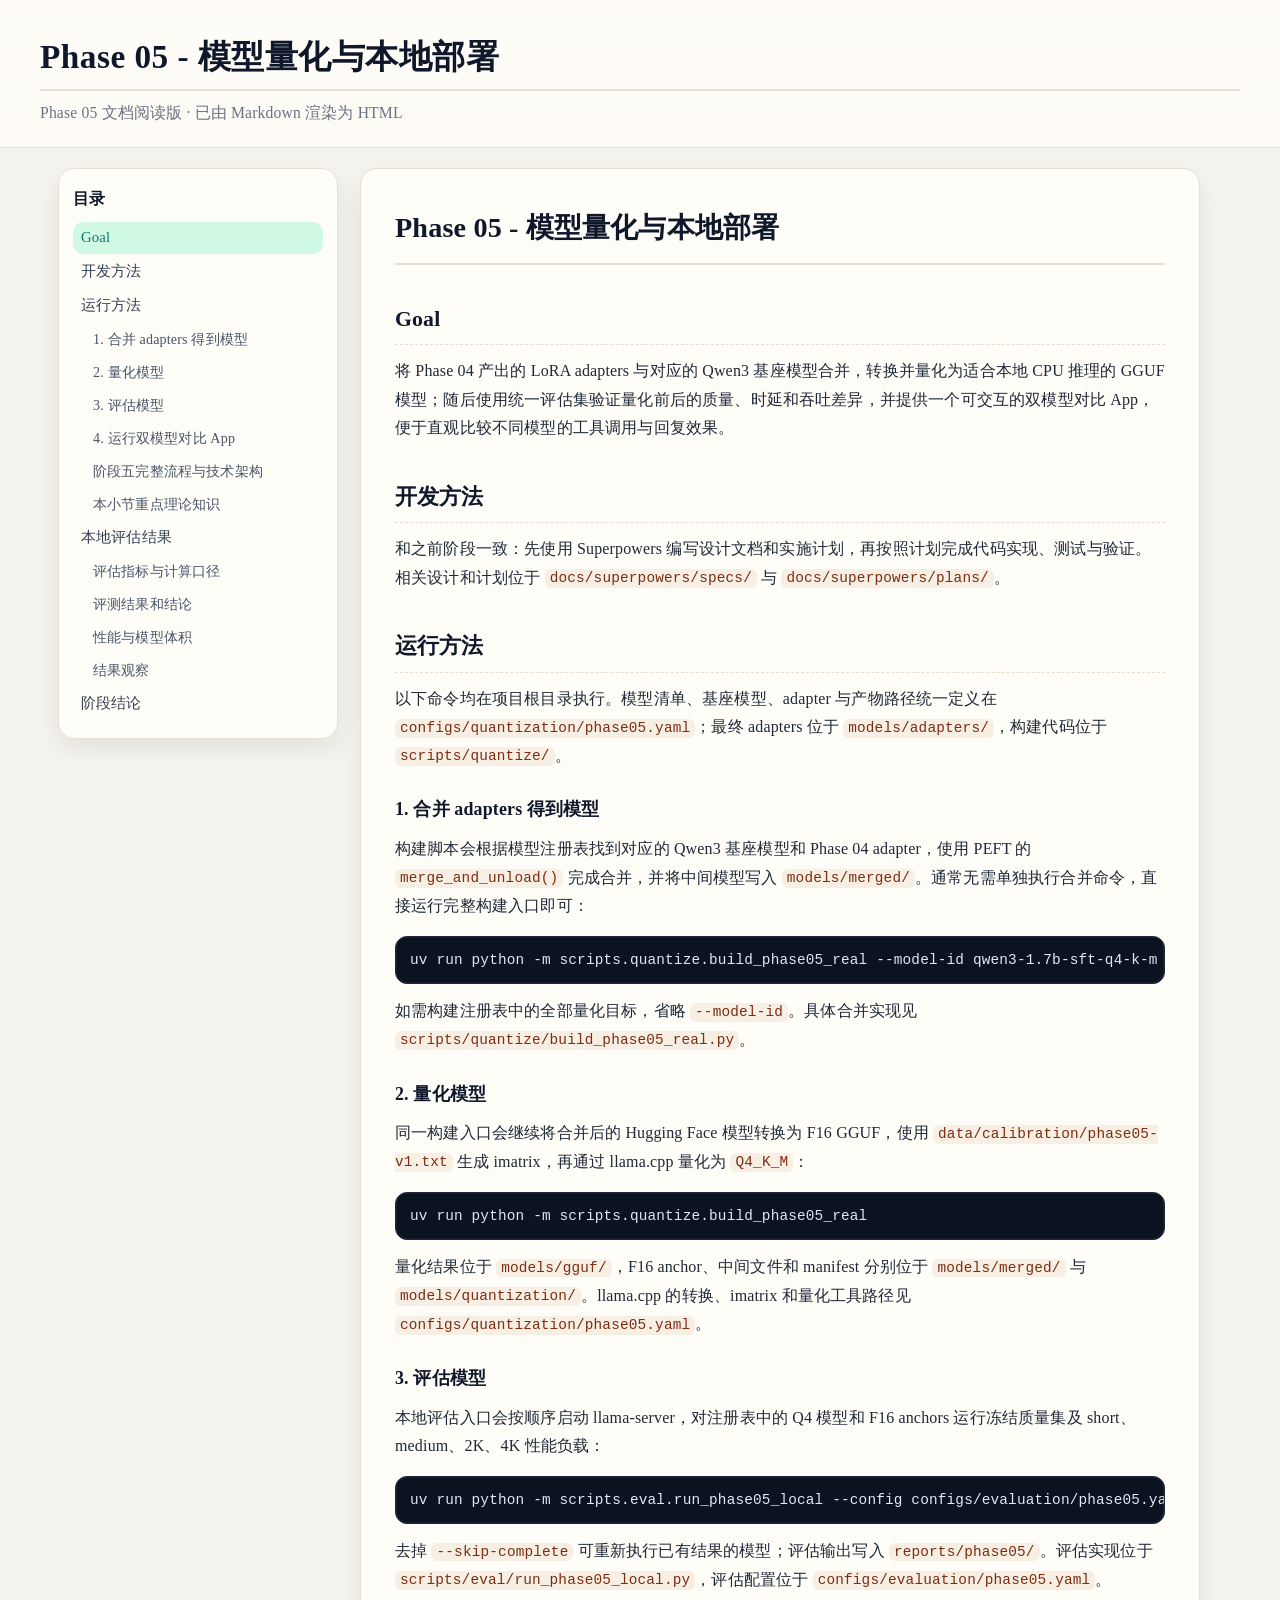
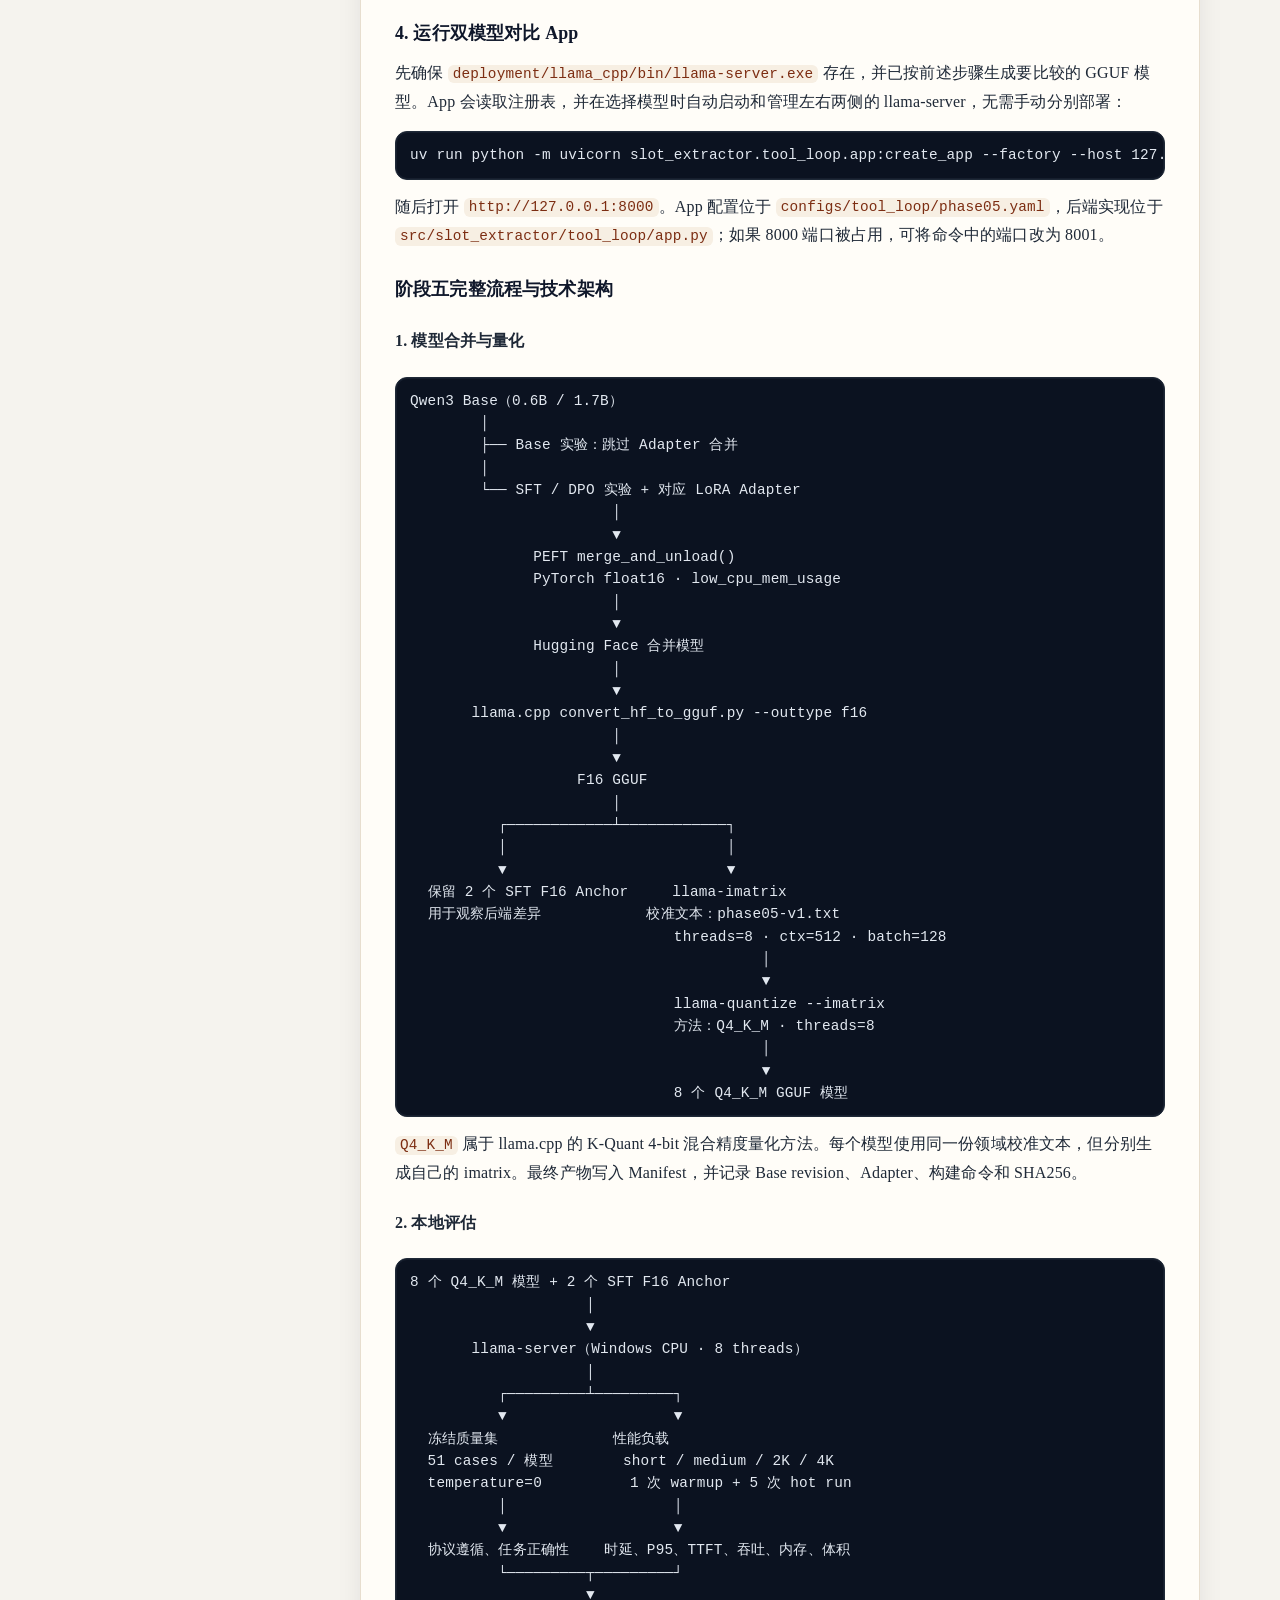
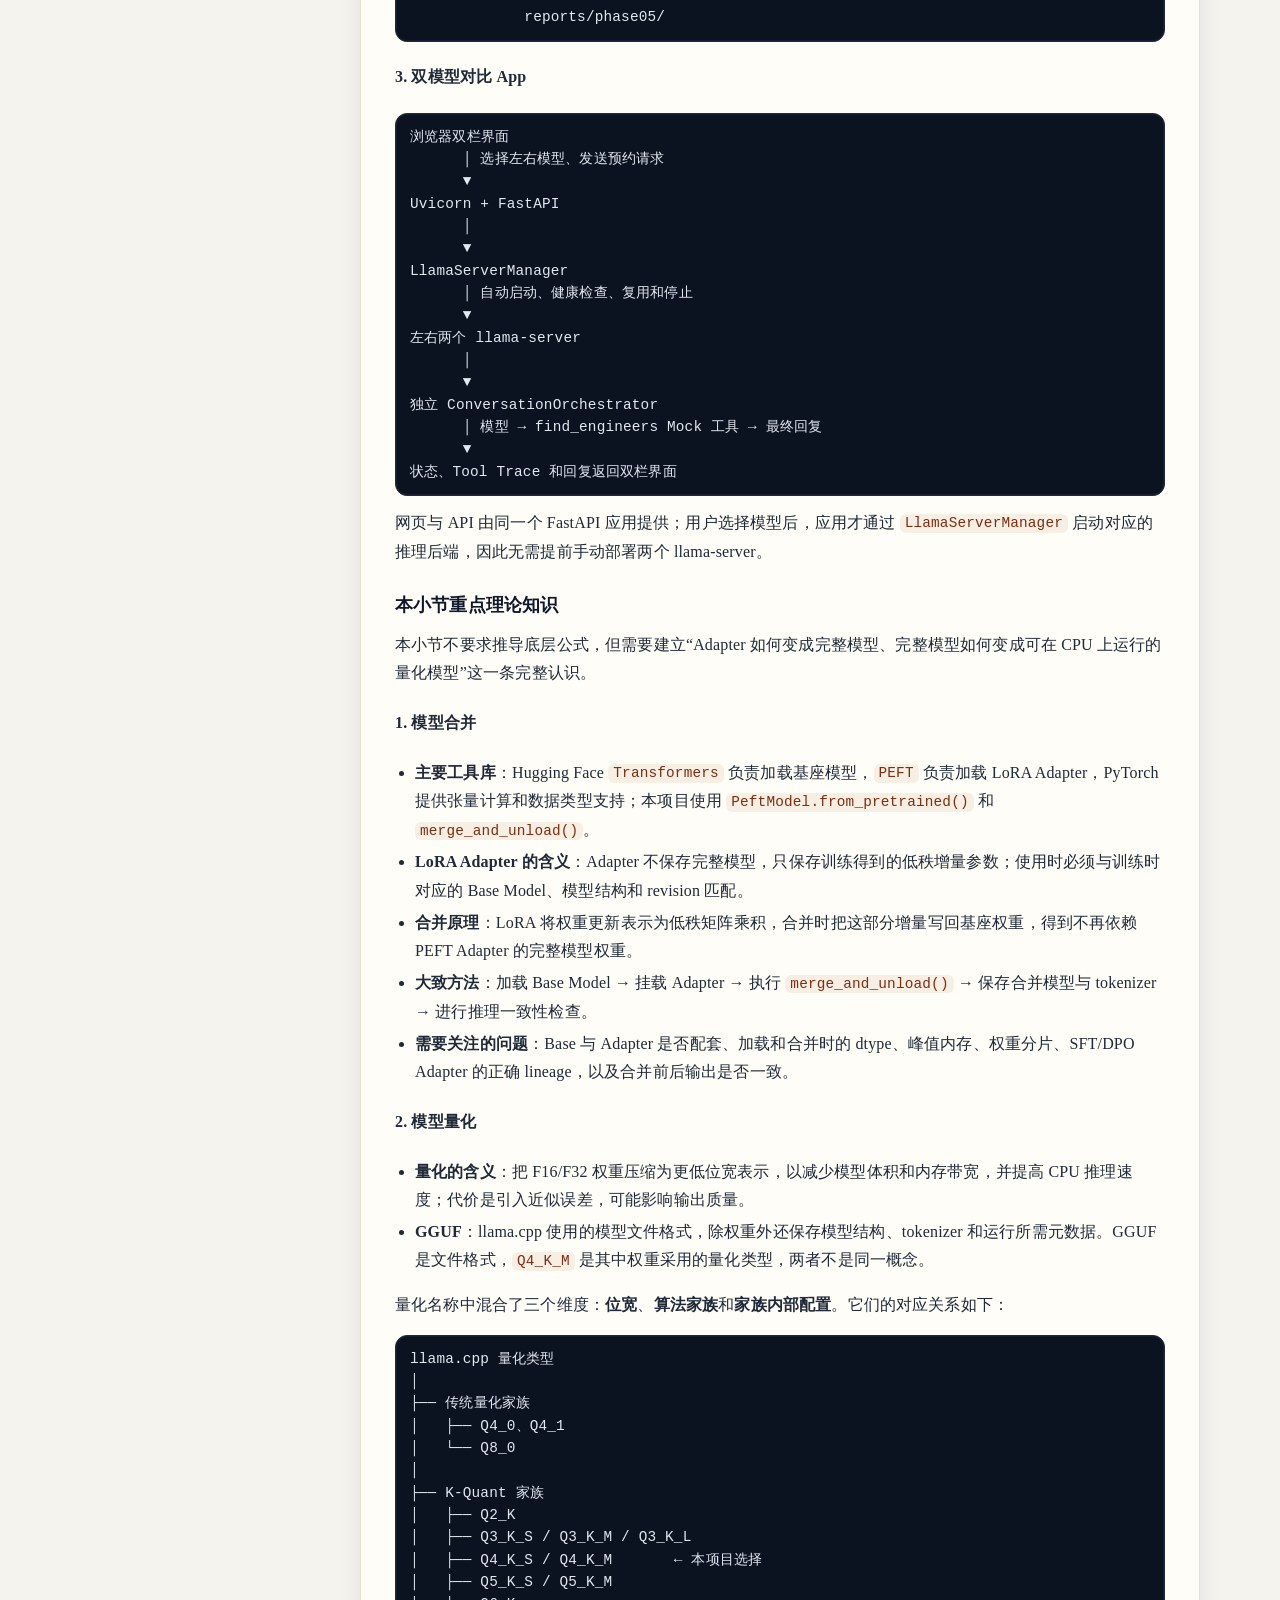
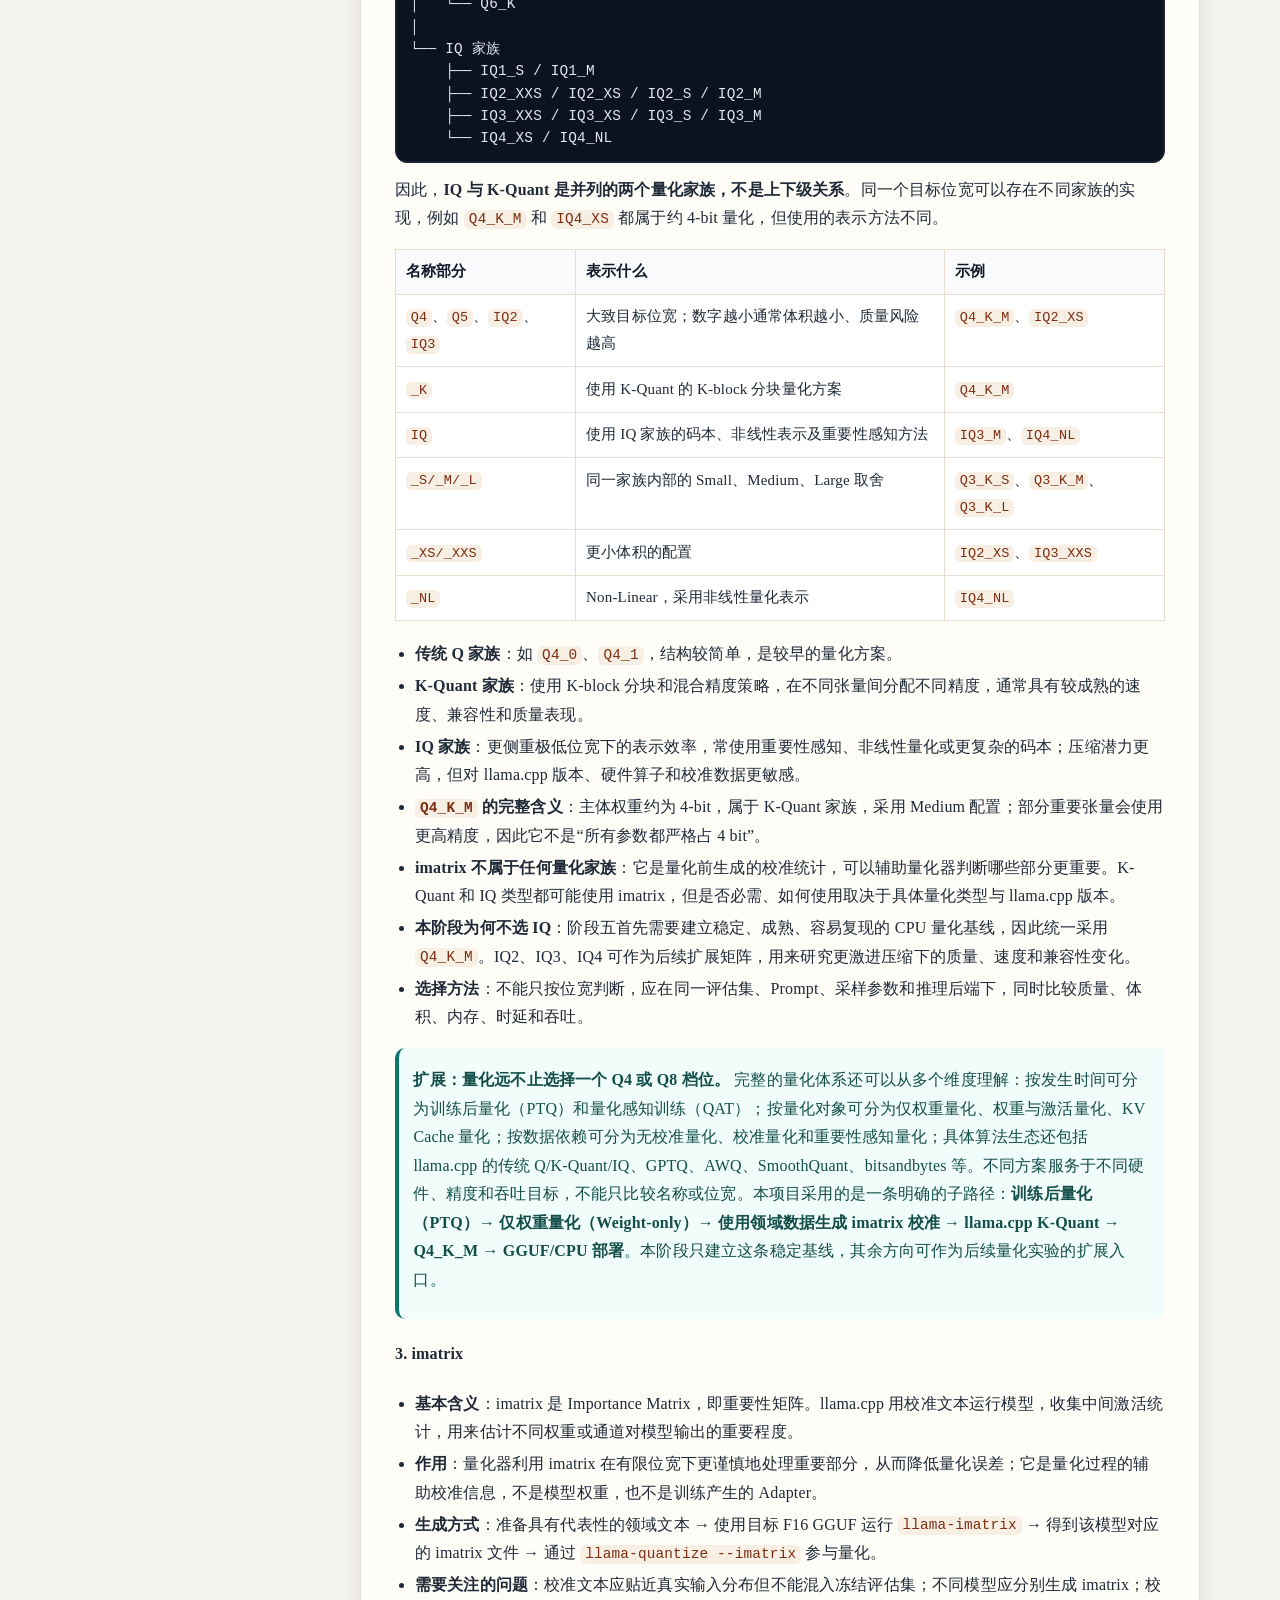
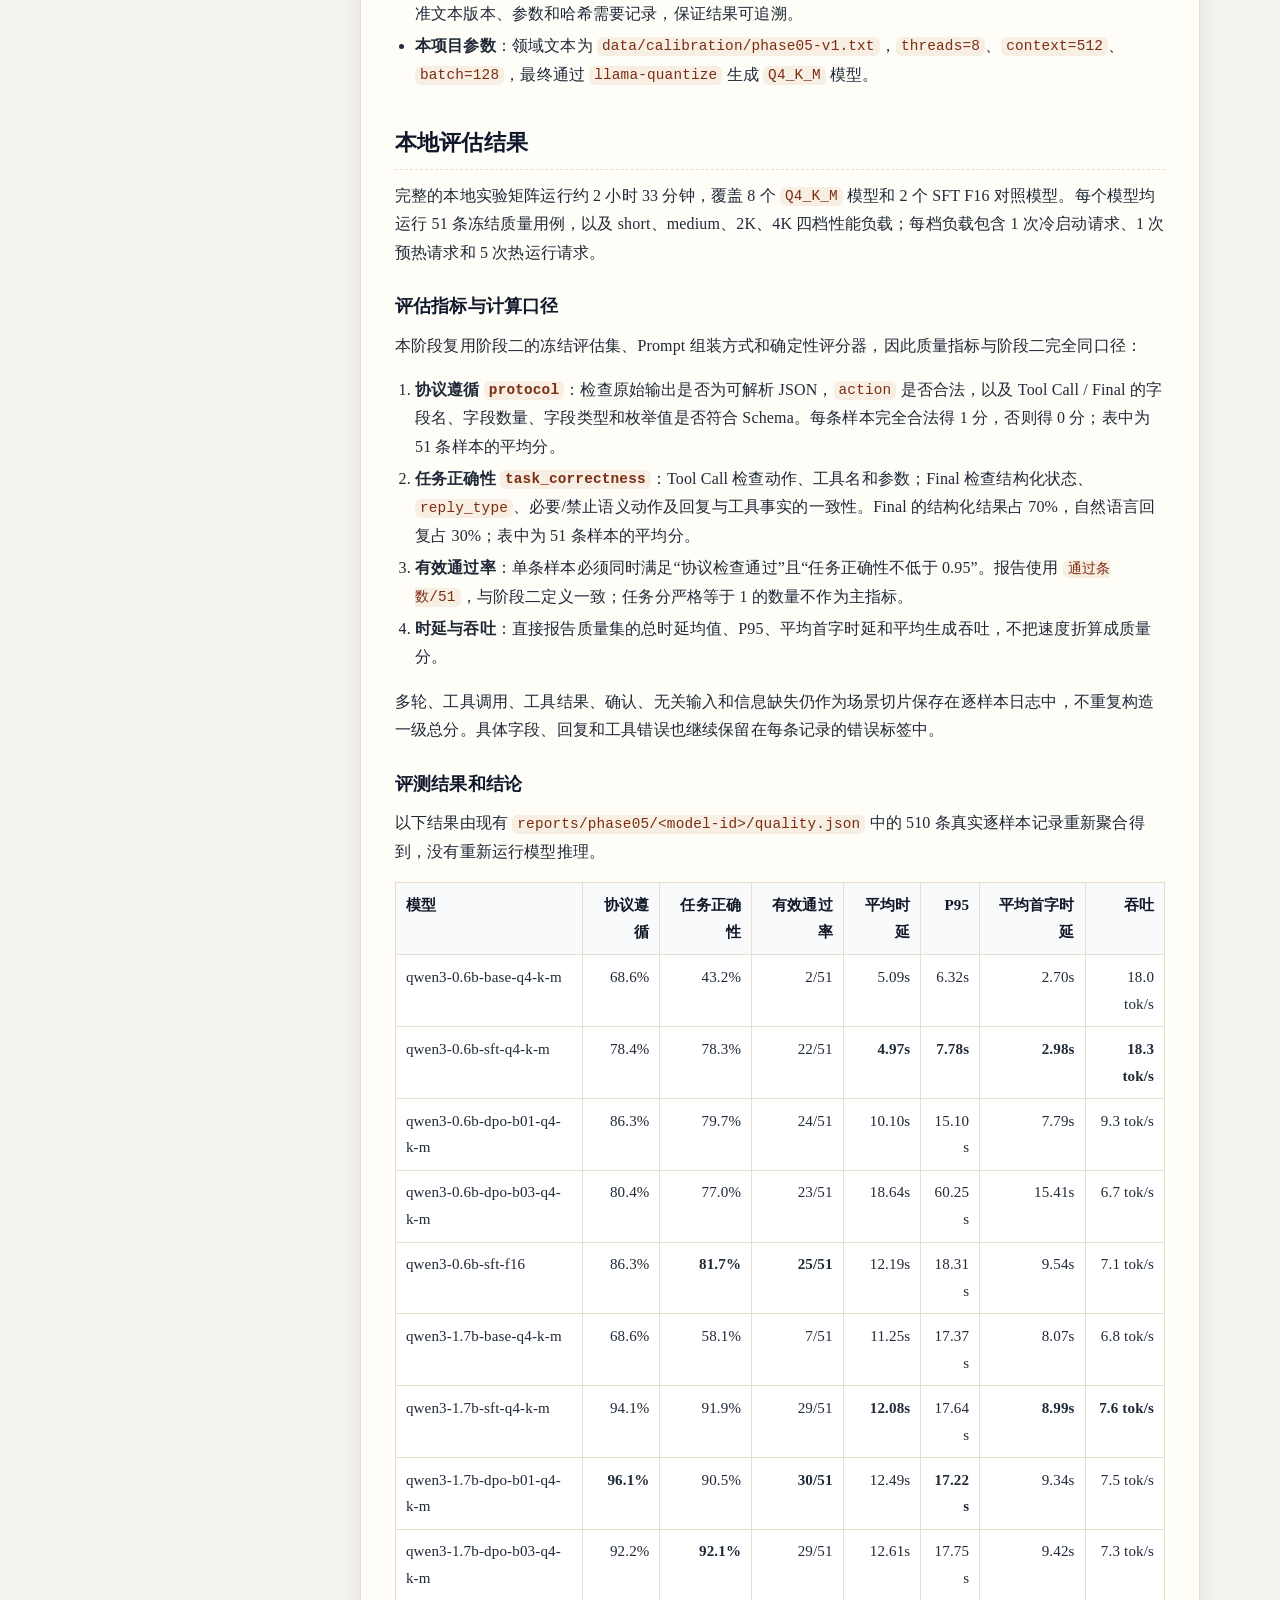
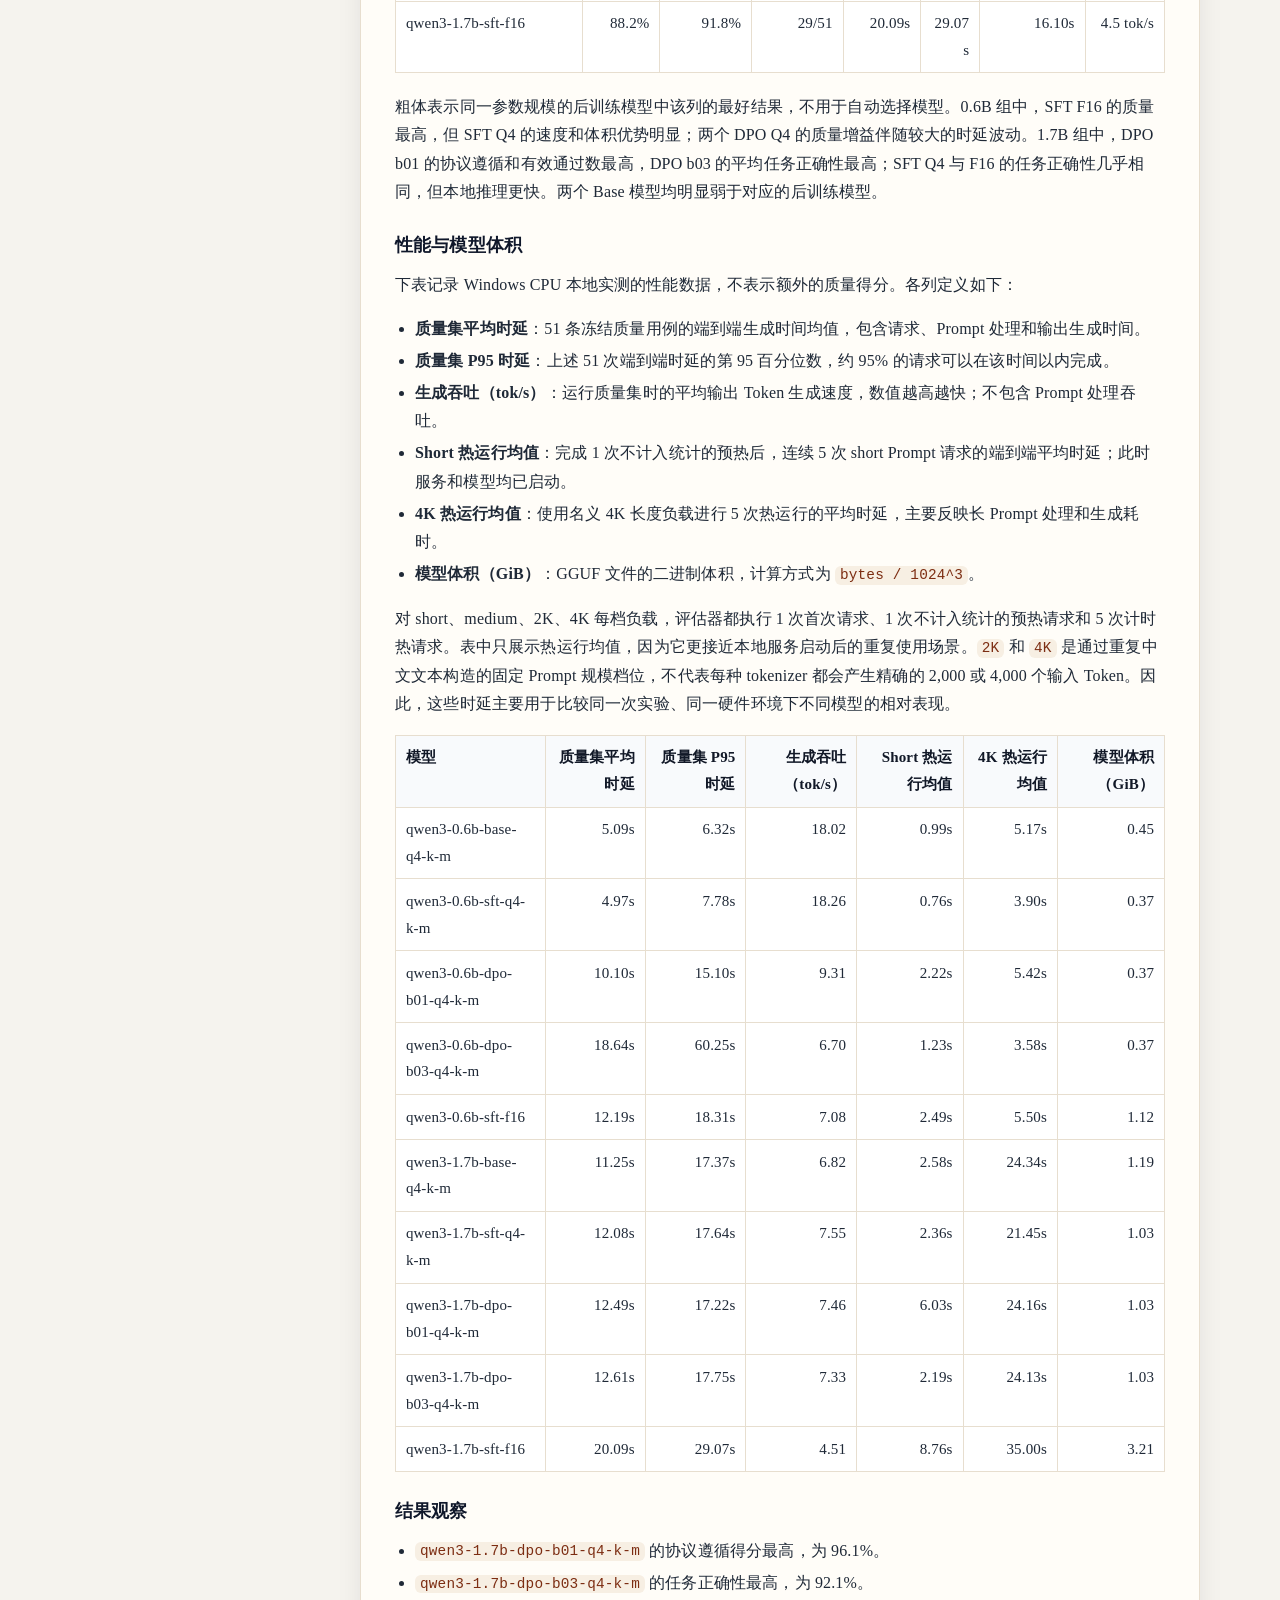
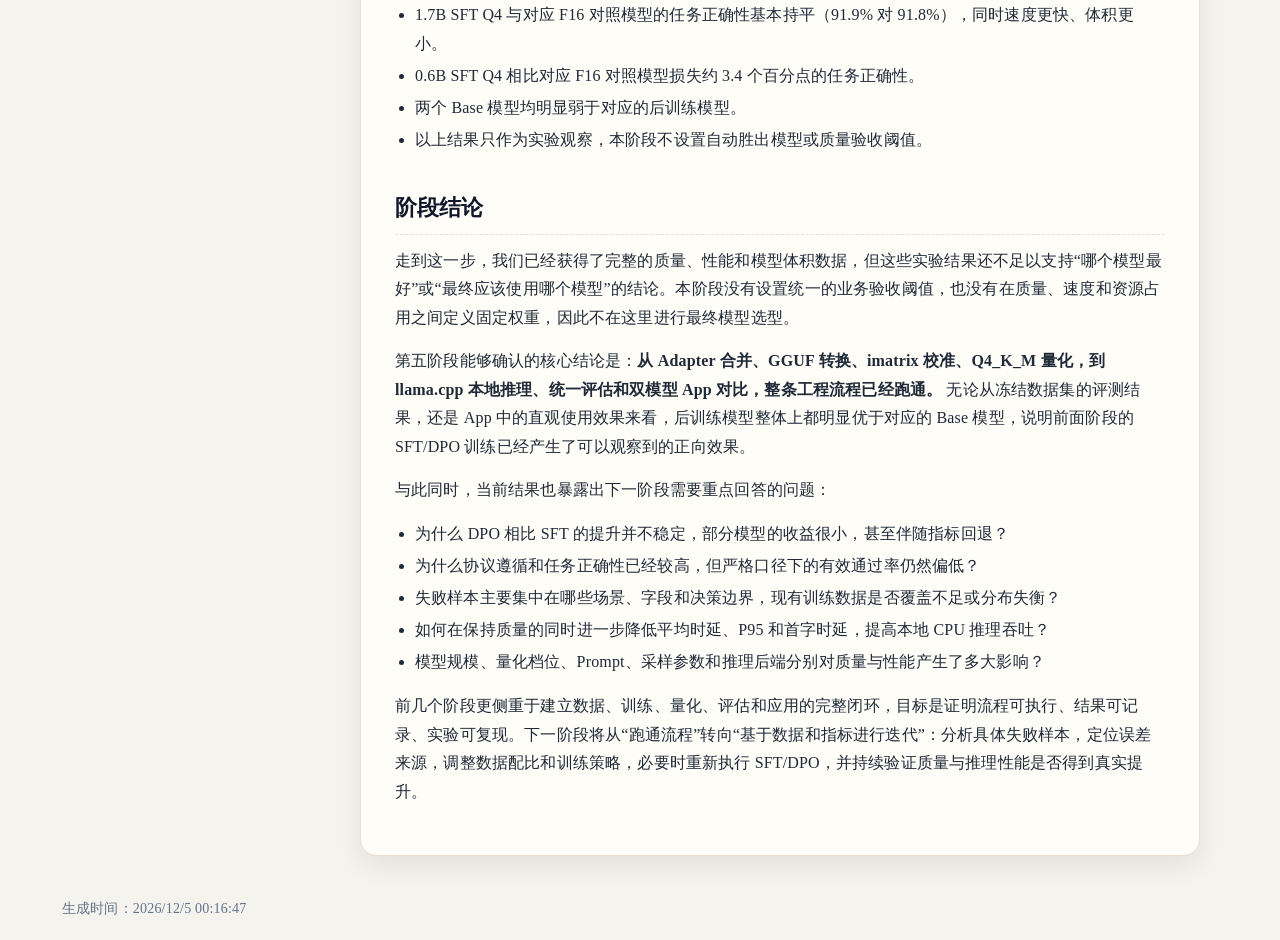
<file: packages/slot_extractor/project-log/phase-05-quantization-deploy/log.html>
<!doctype html>
<html lang="zh-CN">
<head>
  <meta charset="utf-8" />
  <meta name="viewport" content="width=device-width, initial-scale=1" />
  <title>Phase 05 - 模型量化与本地部署</title>
  <style>
    :root {
      --bg: #f5f3ee;
      --paper: #fffdf8;
      --ink: #1f2937;
      --muted: #6b7280;
      --line: #e7decf;
      --accent: #0f766e;
      --accent-soft: #d1fae5;
      --code-bg: #f7efe3;
      --shadow: 0 10px 25px rgba(17, 24, 39, 0.08);
      --radius: 16px;
      --content-width: 840px;
    }

    * { box-sizing: border-box; }

    body {
      margin: 0;
      color: var(--ink);
      background:
        radial-gradient(1200px 600px at 10% -10%, #dbeafe 0%, rgba(219, 234, 254, 0) 70%),
        radial-gradient(800px 500px at 90% -10%, #fce7f3 0%, rgba(252, 231, 243, 0) 65%),
        var(--bg);
      font-family: "Source Han Serif SC", "Noto Serif SC", "Songti SC", "STSong", serif;
      line-height: 1.78;
      letter-spacing: 0.01em;
    }

    .hero {
      padding: 36px 24px 20px;
      border-bottom: 1px solid var(--line);
      background: linear-gradient(180deg, rgba(255, 253, 248, 0.92), rgba(255, 253, 248, 0.72));
      backdrop-filter: blur(2px);
    }

    .hero-wrap {
      max-width: 1200px;
      margin: 0 auto;
    }

    .hero h1 {
      margin: 0;
      font-size: clamp(1.65rem, 2.6vw, 2.2rem);
      line-height: 1.28;
      letter-spacing: 0.015em;
      color: #0f172a;
    }

    .hero p {
      margin: 8px 0 0;
      color: var(--muted);
      font-size: 0.98rem;
    }

    .layout {
      max-width: 1200px;
      margin: 20px auto 40px;
      padding: 0 18px;
      display: grid;
      grid-template-columns: 280px minmax(0, 1fr);
      gap: 22px;
      align-items: start;
    }

    .toc {
      position: sticky;
      top: 16px;
      max-height: calc(100vh - 32px);
      overflow: auto;
      border: 1px solid var(--line);
      border-radius: var(--radius);
      background: rgba(255, 253, 248, 0.96);
      box-shadow: var(--shadow);
      padding: 16px 14px;
    }

    .toc h2 {
      margin: 0 0 10px;
      font-size: 0.98rem;
      color: #0f172a;
      border: 0;
      padding: 0;
    }

    .toc a {
      color: #334155;
      text-decoration: none;
      display: block;
      padding: 6px 8px;
      border-radius: 10px;
      margin: 2px 0;
      font-size: 0.92rem;
      line-height: 1.35;
    }

    .toc a.level-h3 {
      margin-left: 12px;
      font-size: 0.88rem;
      color: #475569;
    }

    .toc a:hover,
    .toc a.active {
      background: var(--accent-soft);
      color: #0f766e;
    }

    .content {
      max-width: var(--content-width);
      border: 1px solid var(--line);
      border-radius: var(--radius);
      background: var(--paper);
      box-shadow: var(--shadow);
      padding: clamp(18px, 3vw, 34px);
      overflow-wrap: anywhere;
    }

    h1, h2, h3 {
      color: #0f172a;
      scroll-margin-top: 24px;
    }

    h1 {
      font-size: clamp(1.55rem, 2.2vw, 1.95rem);
      margin-top: 0;
      margin-bottom: 12px;
      border-bottom: 2px solid var(--line);
      padding-bottom: 10px;
    }

    h2 {
      font-size: clamp(1.2rem, 1.7vw, 1.45rem);
      margin-top: 2.2rem;
      margin-bottom: 0.75rem;
      border-bottom: 1px dashed var(--line);
      padding-bottom: 0.35rem;
    }

    h3 {
      font-size: clamp(1.02rem, 1.4vw, 1.18rem);
      margin-top: 1.5rem;
      margin-bottom: 0.55rem;
    }

    p {
      margin: 0.55rem 0 0.95rem;
    }

    ul, ol {
      padding-left: 1.25rem;
      margin: 0.4rem 0 1rem;
    }

    li {
      margin: 0.22rem 0;
    }

    blockquote {
      margin: 1rem 0;
      padding: 0.6rem 0.9rem;
      border-left: 4px solid var(--accent);
      background: #f0fdfa;
      border-radius: 10px;
      color: #134e4a;
    }

    table {
      width: 100%;
      border-collapse: collapse;
      margin: 1rem 0 1.2rem;
      font-size: 0.94rem;
      background: #fff;
      border: 1px solid var(--line);
    }

    thead th {
      background: #f8fafc;
      color: #111827;
      font-weight: 700;
    }

    th, td {
      border: 1px solid var(--line);
      padding: 0.54rem 0.62rem;
      vertical-align: top;
      text-align: left;
    }

    code {
      font-family: "JetBrains Mono", "Cascadia Code", "Fira Code", monospace;
      font-size: 0.9em;
      background: var(--code-bg);
      padding: 0.1em 0.35em;
      border-radius: 6px;
      color: #7c2d12;
    }

    pre {
      background: #0b1220;
      color: #e2e8f0;
      border-radius: 12px;
      padding: 12px 14px;
      overflow: auto;
      line-height: 1.55;
      border: 1px solid #1f2937;
      box-shadow: inset 0 0 0 1px rgba(148, 163, 184, 0.08);
    }

    pre code {
      background: transparent;
      color: inherit;
      padding: 0;
      border-radius: 0;
    }

    .footer {
      max-width: 1200px;
      margin: 0 auto 28px;
      padding: 0 22px;
      color: #64748b;
      font-size: 0.88rem;
    }

    @media (max-width: 980px) {
      .layout {
        grid-template-columns: 1fr;
      }

      .toc {
        position: static;
        max-height: none;
      }
    }
  </style>
</head>
<body>
  <header class="hero">
    <div class="hero-wrap">
      <h1>Phase 05 - 模型量化与本地部署</h1>
      <p>Phase 05 文档阅读版 · 已由 Markdown 渲染为 HTML</p>
    </div>
  </header>

  <div class="layout">
    <aside class="toc" aria-label="目录">
      <h2>目录</h2>
      <nav id="toc-nav"></nav>
    </aside>

    <main class="content" id="content">
      <h1 id="phase-05-">Phase 05 - 模型量化与本地部署</h1>
<h2 id="goal">Goal</h2>
<p>将 Phase 04 产出的 LoRA adapters 与对应的 Qwen3 基座模型合并，转换并量化为适合本地 CPU 推理的 GGUF 模型；随后使用统一评估集验证量化前后的质量、时延和吞吐差异，并提供一个可交互的双模型对比 App，便于直观比较不同模型的工具调用与回复效果。</p>
<h2 id="_1">开发方法</h2>
<p>和之前阶段一致：先使用 Superpowers 编写设计文档和实施计划，再按照计划完成代码实现、测试与验证。相关设计和计划位于 <code>docs/superpowers/specs/</code> 与 <code>docs/superpowers/plans/</code>。</p>
<h2 id="_2">运行方法</h2>
<p>以下命令均在项目根目录执行。模型清单、基座模型、adapter 与产物路径统一定义在 <code>configs/quantization/phase05.yaml</code>；最终 adapters 位于 <code>models/adapters/</code>，构建代码位于 <code>scripts/quantize/</code>。</p>
<h3 id="1-adapters">1. 合并 adapters 得到模型</h3>
<p>构建脚本会根据模型注册表找到对应的 Qwen3 基座模型和 Phase 04 adapter，使用 PEFT 的 <code>merge_and_unload()</code> 完成合并，并将中间模型写入 <code>models/merged/</code>。通常无需单独执行合并命令，直接运行完整构建入口即可：</p>
<pre><code class="language-powershell">uv run python -m scripts.quantize.build_phase05_real --model-id qwen3-1.7b-sft-q4-k-m
</code></pre>
<p>如需构建注册表中的全部量化目标，省略 <code>--model-id</code>。具体合并实现见 <code>scripts/quantize/build_phase05_real.py</code>。</p>
<h3 id="2">2. 量化模型</h3>
<p>同一构建入口会继续将合并后的 Hugging Face 模型转换为 F16 GGUF，使用 <code>data/calibration/phase05-v1.txt</code> 生成 imatrix，再通过 llama.cpp 量化为 <code>Q4_K_M</code>：</p>
<pre><code class="language-powershell">uv run python -m scripts.quantize.build_phase05_real
</code></pre>
<p>量化结果位于 <code>models/gguf/</code>，F16 anchor、中间文件和 manifest 分别位于 <code>models/merged/</code> 与 <code>models/quantization/</code>。llama.cpp 的转换、imatrix 和量化工具路径见 <code>configs/quantization/phase05.yaml</code>。</p>
<h3 id="3">3. 评估模型</h3>
<p>本地评估入口会按顺序启动 llama-server，对注册表中的 Q4 模型和 F16 anchors 运行冻结质量集及 short、medium、2K、4K 性能负载：</p>
<pre><code class="language-powershell">uv run python -m scripts.eval.run_phase05_local --config configs/evaluation/phase05.yaml --skip-complete
</code></pre>
<p>去掉 <code>--skip-complete</code> 可重新执行已有结果的模型；评估输出写入 <code>reports/phase05/</code>。评估实现位于 <code>scripts/eval/run_phase05_local.py</code>，评估配置位于 <code>configs/evaluation/phase05.yaml</code>。</p>
<h3 id="4-app">4. 运行双模型对比 App</h3>
<p>先确保 <code>deployment/llama_cpp/bin/llama-server.exe</code> 存在，并已按前述步骤生成要比较的 GGUF 模型。App 会读取注册表，并在选择模型时自动启动和管理左右两侧的 llama-server，无需手动分别部署：</p>
<pre><code class="language-powershell">uv run python -m uvicorn slot_extractor.tool_loop.app:create_app --factory --host 127.0.0.1 --port 8000
</code></pre>
<p>随后打开 <code>http://127.0.0.1:8000</code>。App 配置位于 <code>configs/tool_loop/phase05.yaml</code>，后端实现位于 <code>src/slot_extractor/tool_loop/app.py</code>；如果 8000 端口被占用，可将命令中的端口改为 8001。</p>
<h3 id="_3">阶段五完整流程与技术架构</h3>
<h4 id="1">1. 模型合并与量化</h4>
<pre><code class="language-text">Qwen3 Base（0.6B / 1.7B）
        │
        ├── Base 实验：跳过 Adapter 合并
        │
        └── SFT / DPO 实验 + 对应 LoRA Adapter
                       │
                       ▼
              PEFT merge_and_unload()
              PyTorch float16 · low_cpu_mem_usage
                       │
                       ▼
              Hugging Face 合并模型
                       │
                       ▼
       llama.cpp convert_hf_to_gguf.py --outtype f16
                       │
                       ▼
                   F16 GGUF
                       │
          ┌────────────┴────────────┐
          │                         │
          ▼                         ▼
  保留 2 个 SFT F16 Anchor     llama-imatrix
  用于观察后端差异            校准文本：phase05-v1.txt
                              threads=8 · ctx=512 · batch=128
                                        │
                                        ▼
                              llama-quantize --imatrix
                              方法：Q4_K_M · threads=8
                                        │
                                        ▼
                              8 个 Q4_K_M GGUF 模型
</code></pre>
<p><code>Q4_K_M</code> 属于 llama.cpp 的 K-Quant 4-bit 混合精度量化方法。每个模型使用同一份领域校准文本，但分别生成自己的 imatrix。最终产物写入 Manifest，并记录 Base revision、Adapter、构建命令和 SHA256。</p>
<h4 id="2_1">2. 本地评估</h4>
<pre><code class="language-text">8 个 Q4_K_M 模型 + 2 个 SFT F16 Anchor
                    │
                    ▼
       llama-server（Windows CPU · 8 threads）
                    │
          ┌─────────┴─────────┐
          ▼                   ▼
  冻结质量集             性能负载
  51 cases / 模型        short / medium / 2K / 4K
  temperature=0          1 次 warmup + 5 次 hot run
          │                   │
          ▼                   ▼
  协议遵循、任务正确性    时延、P95、TTFT、吞吐、内存、体积
          └─────────┬─────────┘
                    ▼
             reports/phase05/
</code></pre>
<h4 id="3-app">3. 双模型对比 App</h4>
<pre><code class="language-text">浏览器双栏界面
      │ 选择左右模型、发送预约请求
      ▼
Uvicorn + FastAPI
      │
      ▼
LlamaServerManager
      │ 自动启动、健康检查、复用和停止
      ▼
左右两个 llama-server
      │
      ▼
独立 ConversationOrchestrator
      │ 模型 → find_engineers Mock 工具 → 最终回复
      ▼
状态、Tool Trace 和回复返回双栏界面
</code></pre>
<p>网页与 API 由同一个 FastAPI 应用提供；用户选择模型后，应用才通过 <code>LlamaServerManager</code> 启动对应的推理后端，因此无需提前手动部署两个 llama-server。</p>
<h3 id="_4">本小节重点理论知识</h3>
<p>本小节不要求推导底层公式，但需要建立“Adapter 如何变成完整模型、完整模型如何变成可在 CPU 上运行的量化模型”这一条完整认识。</p>
<h4 id="1_1">1. 模型合并</h4>
<ul>
<li><strong>主要工具库</strong>：Hugging Face <code>Transformers</code> 负责加载基座模型，<code>PEFT</code> 负责加载 LoRA Adapter，PyTorch 提供张量计算和数据类型支持；本项目使用 <code>PeftModel.from_pretrained()</code> 和 <code>merge_and_unload()</code>。</li>
<li><strong>LoRA Adapter 的含义</strong>：Adapter 不保存完整模型，只保存训练得到的低秩增量参数；使用时必须与训练时对应的 Base Model、模型结构和 revision 匹配。</li>
<li><strong>合并原理</strong>：LoRA 将权重更新表示为低秩矩阵乘积，合并时把这部分增量写回基座权重，得到不再依赖 PEFT Adapter 的完整模型权重。</li>
<li><strong>大致方法</strong>：加载 Base Model → 挂载 Adapter → 执行 <code>merge_and_unload()</code> → 保存合并模型与 tokenizer → 进行推理一致性检查。</li>
<li><strong>需要关注的问题</strong>：Base 与 Adapter 是否配套、加载和合并时的 dtype、峰值内存、权重分片、SFT/DPO Adapter 的正确 lineage，以及合并前后输出是否一致。</li>
</ul>
<h4 id="2_2">2. 模型量化</h4>
<ul>
<li><strong>量化的含义</strong>：把 F16/F32 权重压缩为更低位宽表示，以减少模型体积和内存带宽，并提高 CPU 推理速度；代价是引入近似误差，可能影响输出质量。</li>
<li><strong>GGUF</strong>：llama.cpp 使用的模型文件格式，除权重外还保存模型结构、tokenizer 和运行所需元数据。GGUF 是文件格式，<code>Q4_K_M</code> 是其中权重采用的量化类型，两者不是同一概念。</li>
</ul>
<p>量化名称中混合了三个维度：<strong>位宽</strong>、<strong>算法家族</strong>和<strong>家族内部配置</strong>。它们的对应关系如下：</p>
<pre><code class="language-text">llama.cpp 量化类型
│
├── 传统量化家族
│   ├── Q4_0、Q4_1
│   └── Q8_0
│
├── K-Quant 家族
│   ├── Q2_K
│   ├── Q3_K_S / Q3_K_M / Q3_K_L
│   ├── Q4_K_S / Q4_K_M       ← 本项目选择
│   ├── Q5_K_S / Q5_K_M
│   └── Q6_K
│
└── IQ 家族
    ├── IQ1_S / IQ1_M
    ├── IQ2_XXS / IQ2_XS / IQ2_S / IQ2_M
    ├── IQ3_XXS / IQ3_XS / IQ3_S / IQ3_M
    └── IQ4_XS / IQ4_NL
</code></pre>
<p>因此，<strong>IQ 与 K-Quant 是并列的两个量化家族，不是上下级关系</strong>。同一个目标位宽可以存在不同家族的实现，例如 <code>Q4_K_M</code> 和 <code>IQ4_XS</code> 都属于约 4-bit 量化，但使用的表示方法不同。</p>
<table>
<thead>
<tr>
<th>名称部分</th>
<th>表示什么</th>
<th>示例</th>
</tr>
</thead>
<tbody>
<tr>
<td><code>Q4</code>、<code>Q5</code>、<code>IQ2</code>、<code>IQ3</code></td>
<td>大致目标位宽；数字越小通常体积越小、质量风险越高</td>
<td><code>Q4_K_M</code>、<code>IQ2_XS</code></td>
</tr>
<tr>
<td><code>_K</code></td>
<td>使用 K-Quant 的 K-block 分块量化方案</td>
<td><code>Q4_K_M</code></td>
</tr>
<tr>
<td><code>IQ</code></td>
<td>使用 IQ 家族的码本、非线性表示及重要性感知方法</td>
<td><code>IQ3_M</code>、<code>IQ4_NL</code></td>
</tr>
<tr>
<td><code>_S/_M/_L</code></td>
<td>同一家族内部的 Small、Medium、Large 取舍</td>
<td><code>Q3_K_S</code>、<code>Q3_K_M</code>、<code>Q3_K_L</code></td>
</tr>
<tr>
<td><code>_XS/_XXS</code></td>
<td>更小体积的配置</td>
<td><code>IQ2_XS</code>、<code>IQ3_XXS</code></td>
</tr>
<tr>
<td><code>_NL</code></td>
<td>Non-Linear，采用非线性量化表示</td>
<td><code>IQ4_NL</code></td>
</tr>
</tbody>
</table>
<ul>
<li><strong>传统 Q 家族</strong>：如 <code>Q4_0</code>、<code>Q4_1</code>，结构较简单，是较早的量化方案。</li>
<li><strong>K-Quant 家族</strong>：使用 K-block 分块和混合精度策略，在不同张量间分配不同精度，通常具有较成熟的速度、兼容性和质量表现。</li>
<li><strong>IQ 家族</strong>：更侧重极低位宽下的表示效率，常使用重要性感知、非线性量化或更复杂的码本；压缩潜力更高，但对 llama.cpp 版本、硬件算子和校准数据更敏感。</li>
<li><strong><code>Q4_K_M</code> 的完整含义</strong>：主体权重约为 4-bit，属于 K-Quant 家族，采用 Medium 配置；部分重要张量会使用更高精度，因此它不是“所有参数都严格占 4 bit”。</li>
<li><strong>imatrix 不属于任何量化家族</strong>：它是量化前生成的校准统计，可以辅助量化器判断哪些部分更重要。K-Quant 和 IQ 类型都可能使用 imatrix，但是否必需、如何使用取决于具体量化类型与 llama.cpp 版本。</li>
<li><strong>本阶段为何不选 IQ</strong>：阶段五首先需要建立稳定、成熟、容易复现的 CPU 量化基线，因此统一采用 <code>Q4_K_M</code>。IQ2、IQ3、IQ4 可作为后续扩展矩阵，用来研究更激进压缩下的质量、速度和兼容性变化。</li>
<li><strong>选择方法</strong>：不能只按位宽判断，应在同一评估集、Prompt、采样参数和推理后端下，同时比较质量、体积、内存、时延和吞吐。</li>
</ul>
<blockquote>
<p><strong>扩展：量化远不止选择一个 Q4 或 Q8 档位。</strong> 完整的量化体系还可以从多个维度理解：按发生时间可分为训练后量化（PTQ）和量化感知训练（QAT）；按量化对象可分为仅权重量化、权重与激活量化、KV Cache 量化；按数据依赖可分为无校准量化、校准量化和重要性感知量化；具体算法生态还包括 llama.cpp 的传统 Q/K-Quant/IQ、GPTQ、AWQ、SmoothQuant、bitsandbytes 等。不同方案服务于不同硬件、精度和吞吐目标，不能只比较名称或位宽。本项目采用的是一条明确的子路径：<strong>训练后量化（PTQ）→ 仅权重量化（Weight-only）→ 使用领域数据生成 imatrix 校准 → llama.cpp K-Quant → Q4_K_M → GGUF/CPU 部署</strong>。本阶段只建立这条稳定基线，其余方向可作为后续量化实验的扩展入口。</p>
</blockquote>
<h4 id="3-imatrix">3. imatrix</h4>
<ul>
<li><strong>基本含义</strong>：imatrix 是 Importance Matrix，即重要性矩阵。llama.cpp 用校准文本运行模型，收集中间激活统计，用来估计不同权重或通道对模型输出的重要程度。</li>
<li><strong>作用</strong>：量化器利用 imatrix 在有限位宽下更谨慎地处理重要部分，从而降低量化误差；它是量化过程的辅助校准信息，不是模型权重，也不是训练产生的 Adapter。</li>
<li><strong>生成方式</strong>：准备具有代表性的领域文本 → 使用目标 F16 GGUF 运行 <code>llama-imatrix</code> → 得到该模型对应的 imatrix 文件 → 通过 <code>llama-quantize --imatrix</code> 参与量化。</li>
<li><strong>需要关注的问题</strong>：校准文本应贴近真实输入分布但不能混入冻结评估集；不同模型应分别生成 imatrix；校准文本版本、参数和哈希需要记录，保证结果可追溯。</li>
<li><strong>本项目参数</strong>：领域文本为 <code>data/calibration/phase05-v1.txt</code>，<code>threads=8</code>、<code>context=512</code>、<code>batch=128</code>，最终通过 <code>llama-quantize</code> 生成 <code>Q4_K_M</code> 模型。</li>
</ul>
<h2 id="_5">本地评估结果</h2>
<p>完整的本地实验矩阵运行约 2 小时 33 分钟，覆盖 8 个 <code>Q4_K_M</code> 模型和 2 个 SFT F16 对照模型。每个模型均运行 51 条冻结质量用例，以及 short、medium、2K、4K 四档性能负载；每档负载包含 1 次冷启动请求、1 次预热请求和 5 次热运行请求。</p>
<h3 id="_6">评估指标与计算口径</h3>
<p>本阶段复用阶段二的冻结评估集、Prompt 组装方式和确定性评分器，因此质量指标与阶段二完全同口径：</p>
<ol>
<li><strong>协议遵循 <code>protocol</code></strong>：检查原始输出是否为可解析 JSON，<code>action</code> 是否合法，以及 Tool Call / Final 的字段名、字段数量、字段类型和枚举值是否符合 Schema。每条样本完全合法得 1 分，否则得 0 分；表中为 51 条样本的平均分。</li>
<li><strong>任务正确性 <code>task_correctness</code></strong>：Tool Call 检查动作、工具名和参数；Final 检查结构化状态、<code>reply_type</code>、必要/禁止语义动作及回复与工具事实的一致性。Final 的结构化结果占 70%，自然语言回复占 30%；表中为 51 条样本的平均分。</li>
<li><strong>有效通过率</strong>：单条样本必须同时满足“协议检查通过”且“任务正确性不低于 0.95”。报告使用 <code>通过条数/51</code>，与阶段二定义一致；任务分严格等于 1 的数量不作为主指标。</li>
<li><strong>时延与吞吐</strong>：直接报告质量集的总时延均值、P95、平均首字时延和平均生成吞吐，不把速度折算成质量分。</li>
</ol>
<p>多轮、工具调用、工具结果、确认、无关输入和信息缺失仍作为场景切片保存在逐样本日志中，不重复构造一级总分。具体字段、回复和工具错误也继续保留在每条记录的错误标签中。</p>
<h3 id="_7">评测结果和结论</h3>
<p>以下结果由现有 <code>reports/phase05/&lt;model-id&gt;/quality.json</code> 中的 510 条真实逐样本记录重新聚合得到，没有重新运行模型推理。</p>
<table>
<thead>
<tr>
<th>模型</th>
<th style="text-align: right;">协议遵循</th>
<th style="text-align: right;">任务正确性</th>
<th style="text-align: right;">有效通过率</th>
<th style="text-align: right;">平均时延</th>
<th style="text-align: right;">P95</th>
<th style="text-align: right;">平均首字时延</th>
<th style="text-align: right;">吞吐</th>
</tr>
</thead>
<tbody>
<tr>
<td>qwen3-0.6b-base-q4-k-m</td>
<td style="text-align: right;">68.6%</td>
<td style="text-align: right;">43.2%</td>
<td style="text-align: right;">2/51</td>
<td style="text-align: right;">5.09s</td>
<td style="text-align: right;">6.32s</td>
<td style="text-align: right;">2.70s</td>
<td style="text-align: right;">18.0 tok/s</td>
</tr>
<tr>
<td>qwen3-0.6b-sft-q4-k-m</td>
<td style="text-align: right;">78.4%</td>
<td style="text-align: right;">78.3%</td>
<td style="text-align: right;">22/51</td>
<td style="text-align: right;"><strong>4.97s</strong></td>
<td style="text-align: right;"><strong>7.78s</strong></td>
<td style="text-align: right;"><strong>2.98s</strong></td>
<td style="text-align: right;"><strong>18.3 tok/s</strong></td>
</tr>
<tr>
<td>qwen3-0.6b-dpo-b01-q4-k-m</td>
<td style="text-align: right;">86.3%</td>
<td style="text-align: right;">79.7%</td>
<td style="text-align: right;">24/51</td>
<td style="text-align: right;">10.10s</td>
<td style="text-align: right;">15.10s</td>
<td style="text-align: right;">7.79s</td>
<td style="text-align: right;">9.3 tok/s</td>
</tr>
<tr>
<td>qwen3-0.6b-dpo-b03-q4-k-m</td>
<td style="text-align: right;">80.4%</td>
<td style="text-align: right;">77.0%</td>
<td style="text-align: right;">23/51</td>
<td style="text-align: right;">18.64s</td>
<td style="text-align: right;">60.25s</td>
<td style="text-align: right;">15.41s</td>
<td style="text-align: right;">6.7 tok/s</td>
</tr>
<tr>
<td>qwen3-0.6b-sft-f16</td>
<td style="text-align: right;">86.3%</td>
<td style="text-align: right;"><strong>81.7%</strong></td>
<td style="text-align: right;"><strong>25/51</strong></td>
<td style="text-align: right;">12.19s</td>
<td style="text-align: right;">18.31s</td>
<td style="text-align: right;">9.54s</td>
<td style="text-align: right;">7.1 tok/s</td>
</tr>
<tr>
<td>qwen3-1.7b-base-q4-k-m</td>
<td style="text-align: right;">68.6%</td>
<td style="text-align: right;">58.1%</td>
<td style="text-align: right;">7/51</td>
<td style="text-align: right;">11.25s</td>
<td style="text-align: right;">17.37s</td>
<td style="text-align: right;">8.07s</td>
<td style="text-align: right;">6.8 tok/s</td>
</tr>
<tr>
<td>qwen3-1.7b-sft-q4-k-m</td>
<td style="text-align: right;">94.1%</td>
<td style="text-align: right;">91.9%</td>
<td style="text-align: right;">29/51</td>
<td style="text-align: right;"><strong>12.08s</strong></td>
<td style="text-align: right;">17.64s</td>
<td style="text-align: right;"><strong>8.99s</strong></td>
<td style="text-align: right;"><strong>7.6 tok/s</strong></td>
</tr>
<tr>
<td>qwen3-1.7b-dpo-b01-q4-k-m</td>
<td style="text-align: right;"><strong>96.1%</strong></td>
<td style="text-align: right;">90.5%</td>
<td style="text-align: right;"><strong>30/51</strong></td>
<td style="text-align: right;">12.49s</td>
<td style="text-align: right;"><strong>17.22s</strong></td>
<td style="text-align: right;">9.34s</td>
<td style="text-align: right;">7.5 tok/s</td>
</tr>
<tr>
<td>qwen3-1.7b-dpo-b03-q4-k-m</td>
<td style="text-align: right;">92.2%</td>
<td style="text-align: right;"><strong>92.1%</strong></td>
<td style="text-align: right;">29/51</td>
<td style="text-align: right;">12.61s</td>
<td style="text-align: right;">17.75s</td>
<td style="text-align: right;">9.42s</td>
<td style="text-align: right;">7.3 tok/s</td>
</tr>
<tr>
<td>qwen3-1.7b-sft-f16</td>
<td style="text-align: right;">88.2%</td>
<td style="text-align: right;">91.8%</td>
<td style="text-align: right;">29/51</td>
<td style="text-align: right;">20.09s</td>
<td style="text-align: right;">29.07s</td>
<td style="text-align: right;">16.10s</td>
<td style="text-align: right;">4.5 tok/s</td>
</tr>
</tbody>
</table>
<p>粗体表示同一参数规模的后训练模型中该列的最好结果，不用于自动选择模型。0.6B 组中，SFT F16 的质量最高，但 SFT Q4 的速度和体积优势明显；两个 DPO Q4 的质量增益伴随较大的时延波动。1.7B 组中，DPO b01 的协议遵循和有效通过数最高，DPO b03 的平均任务正确性最高；SFT Q4 与 F16 的任务正确性几乎相同，但本地推理更快。两个 Base 模型均明显弱于对应的后训练模型。</p>
<h3 id="_8">性能与模型体积</h3>
<p>下表记录 Windows CPU 本地实测的性能数据，不表示额外的质量得分。各列定义如下：</p>
<ul>
<li><strong>质量集平均时延</strong>：51 条冻结质量用例的端到端生成时间均值，包含请求、Prompt 处理和输出生成时间。</li>
<li><strong>质量集 P95 时延</strong>：上述 51 次端到端时延的第 95 百分位数，约 95% 的请求可以在该时间以内完成。</li>
<li><strong>生成吞吐（tok/s）</strong>：运行质量集时的平均输出 Token 生成速度，数值越高越快；不包含 Prompt 处理吞吐。</li>
<li><strong>Short 热运行均值</strong>：完成 1 次不计入统计的预热后，连续 5 次 short Prompt 请求的端到端平均时延；此时服务和模型均已启动。</li>
<li><strong>4K 热运行均值</strong>：使用名义 4K 长度负载进行 5 次热运行的平均时延，主要反映长 Prompt 处理和生成耗时。</li>
<li><strong>模型体积（GiB）</strong>：GGUF 文件的二进制体积，计算方式为 <code>bytes / 1024^3</code>。</li>
</ul>
<p>对 short、medium、2K、4K 每档负载，评估器都执行 1 次首次请求、1 次不计入统计的预热请求和 5 次计时热请求。表中只展示热运行均值，因为它更接近本地服务启动后的重复使用场景。<code>2K</code> 和 <code>4K</code> 是通过重复中文文本构造的固定 Prompt 规模档位，不代表每种 tokenizer 都会产生精确的 2,000 或 4,000 个输入 Token。因此，这些时延主要用于比较同一次实验、同一硬件环境下不同模型的相对表现。</p>
<table>
<thead>
<tr>
<th>模型</th>
<th style="text-align: right;">质量集平均时延</th>
<th style="text-align: right;">质量集 P95 时延</th>
<th style="text-align: right;">生成吞吐（tok/s）</th>
<th style="text-align: right;">Short 热运行均值</th>
<th style="text-align: right;">4K 热运行均值</th>
<th style="text-align: right;">模型体积（GiB）</th>
</tr>
</thead>
<tbody>
<tr>
<td>qwen3-0.6b-base-q4-k-m</td>
<td style="text-align: right;">5.09s</td>
<td style="text-align: right;">6.32s</td>
<td style="text-align: right;">18.02</td>
<td style="text-align: right;">0.99s</td>
<td style="text-align: right;">5.17s</td>
<td style="text-align: right;">0.45</td>
</tr>
<tr>
<td>qwen3-0.6b-sft-q4-k-m</td>
<td style="text-align: right;">4.97s</td>
<td style="text-align: right;">7.78s</td>
<td style="text-align: right;">18.26</td>
<td style="text-align: right;">0.76s</td>
<td style="text-align: right;">3.90s</td>
<td style="text-align: right;">0.37</td>
</tr>
<tr>
<td>qwen3-0.6b-dpo-b01-q4-k-m</td>
<td style="text-align: right;">10.10s</td>
<td style="text-align: right;">15.10s</td>
<td style="text-align: right;">9.31</td>
<td style="text-align: right;">2.22s</td>
<td style="text-align: right;">5.42s</td>
<td style="text-align: right;">0.37</td>
</tr>
<tr>
<td>qwen3-0.6b-dpo-b03-q4-k-m</td>
<td style="text-align: right;">18.64s</td>
<td style="text-align: right;">60.25s</td>
<td style="text-align: right;">6.70</td>
<td style="text-align: right;">1.23s</td>
<td style="text-align: right;">3.58s</td>
<td style="text-align: right;">0.37</td>
</tr>
<tr>
<td>qwen3-0.6b-sft-f16</td>
<td style="text-align: right;">12.19s</td>
<td style="text-align: right;">18.31s</td>
<td style="text-align: right;">7.08</td>
<td style="text-align: right;">2.49s</td>
<td style="text-align: right;">5.50s</td>
<td style="text-align: right;">1.12</td>
</tr>
<tr>
<td>qwen3-1.7b-base-q4-k-m</td>
<td style="text-align: right;">11.25s</td>
<td style="text-align: right;">17.37s</td>
<td style="text-align: right;">6.82</td>
<td style="text-align: right;">2.58s</td>
<td style="text-align: right;">24.34s</td>
<td style="text-align: right;">1.19</td>
</tr>
<tr>
<td>qwen3-1.7b-sft-q4-k-m</td>
<td style="text-align: right;">12.08s</td>
<td style="text-align: right;">17.64s</td>
<td style="text-align: right;">7.55</td>
<td style="text-align: right;">2.36s</td>
<td style="text-align: right;">21.45s</td>
<td style="text-align: right;">1.03</td>
</tr>
<tr>
<td>qwen3-1.7b-dpo-b01-q4-k-m</td>
<td style="text-align: right;">12.49s</td>
<td style="text-align: right;">17.22s</td>
<td style="text-align: right;">7.46</td>
<td style="text-align: right;">6.03s</td>
<td style="text-align: right;">24.16s</td>
<td style="text-align: right;">1.03</td>
</tr>
<tr>
<td>qwen3-1.7b-dpo-b03-q4-k-m</td>
<td style="text-align: right;">12.61s</td>
<td style="text-align: right;">17.75s</td>
<td style="text-align: right;">7.33</td>
<td style="text-align: right;">2.19s</td>
<td style="text-align: right;">24.13s</td>
<td style="text-align: right;">1.03</td>
</tr>
<tr>
<td>qwen3-1.7b-sft-f16</td>
<td style="text-align: right;">20.09s</td>
<td style="text-align: right;">29.07s</td>
<td style="text-align: right;">4.51</td>
<td style="text-align: right;">8.76s</td>
<td style="text-align: right;">35.00s</td>
<td style="text-align: right;">3.21</td>
</tr>
</tbody>
</table>
<h3 id="_9">结果观察</h3>
<ul>
<li><code>qwen3-1.7b-dpo-b01-q4-k-m</code> 的协议遵循得分最高，为 96.1%。</li>
<li><code>qwen3-1.7b-dpo-b03-q4-k-m</code> 的任务正确性最高，为 92.1%。</li>
<li>1.7B SFT Q4 与对应 F16 对照模型的任务正确性基本持平（91.9% 对 91.8%），同时速度更快、体积更小。</li>
<li>0.6B SFT Q4 相比对应 F16 对照模型损失约 3.4 个百分点的任务正确性。</li>
<li>两个 Base 模型均明显弱于对应的后训练模型。</li>
<li>以上结果只作为实验观察，本阶段不设置自动胜出模型或质量验收阈值。</li>
</ul>
<h2 id="_10">阶段结论</h2>
<p>走到这一步，我们已经获得了完整的质量、性能和模型体积数据，但这些实验结果还不足以支持“哪个模型最好”或“最终应该使用哪个模型”的结论。本阶段没有设置统一的业务验收阈值，也没有在质量、速度和资源占用之间定义固定权重，因此不在这里进行最终模型选型。</p>
<p>第五阶段能够确认的核心结论是：<strong>从 Adapter 合并、GGUF 转换、imatrix 校准、Q4_K_M 量化，到 llama.cpp 本地推理、统一评估和双模型 App 对比，整条工程流程已经跑通。</strong> 无论从冻结数据集的评测结果，还是 App 中的直观使用效果来看，后训练模型整体上都明显优于对应的 Base 模型，说明前面阶段的 SFT/DPO 训练已经产生了可以观察到的正向效果。</p>
<p>与此同时，当前结果也暴露出下一阶段需要重点回答的问题：</p>
<ul>
<li>为什么 DPO 相比 SFT 的提升并不稳定，部分模型的收益很小，甚至伴随指标回退？</li>
<li>为什么协议遵循和任务正确性已经较高，但严格口径下的有效通过率仍然偏低？</li>
<li>失败样本主要集中在哪些场景、字段和决策边界，现有训练数据是否覆盖不足或分布失衡？</li>
<li>如何在保持质量的同时进一步降低平均时延、P95 和首字时延，提高本地 CPU 推理吞吐？</li>
<li>模型规模、量化档位、Prompt、采样参数和推理后端分别对质量与性能产生了多大影响？</li>
</ul>
<p>前几个阶段更侧重于建立数据、训练、量化、评估和应用的完整闭环，目标是证明流程可执行、结果可记录、实验可复现。下一阶段将从“跑通流程”转向“基于数据和指标进行迭代”：分析具体失败样本，定位误差来源，调整数据配比和训练策略，必要时重新执行 SFT/DPO，并持续验证质量与推理性能是否得到真实提升。</p>
    </main>
  </div>

  <div class="footer">生成时间：<span id="generated-at"></span></div>

  <script>
    (function () {
      const content = document.getElementById('content');
      const toc = document.getElementById('toc-nav');
      const generated = document.getElementById('generated-at');
      generated.textContent = new Date().toLocaleString('zh-CN');

      const headers = content.querySelectorAll('h2, h3');
      let autoId = 0;
      headers.forEach((h) => {
        if (!h.id) {
          autoId += 1;
          h.id = 'section-' + autoId;
        }

        const a = document.createElement('a');
        a.href = '#' + h.id;
        a.textContent = h.textContent;
        a.className = h.tagName === 'H3' ? 'level-h3' : 'level-h2';
        toc.appendChild(a);
      });

      const links = Array.from(toc.querySelectorAll('a'));
      const observer = new IntersectionObserver((entries) => {
        entries.forEach((entry) => {
          if (!entry.isIntersecting) return;
          const id = entry.target.getAttribute('id');
          links.forEach((link) => {
            link.classList.toggle('active', link.getAttribute('href') === '#' + id);
          });
        });
      }, { rootMargin: '-35% 0px -55% 0px', threshold: 0.01 });

      headers.forEach((h) => observer.observe(h));
    })();
  </script>
</body>
</html>
</file>
